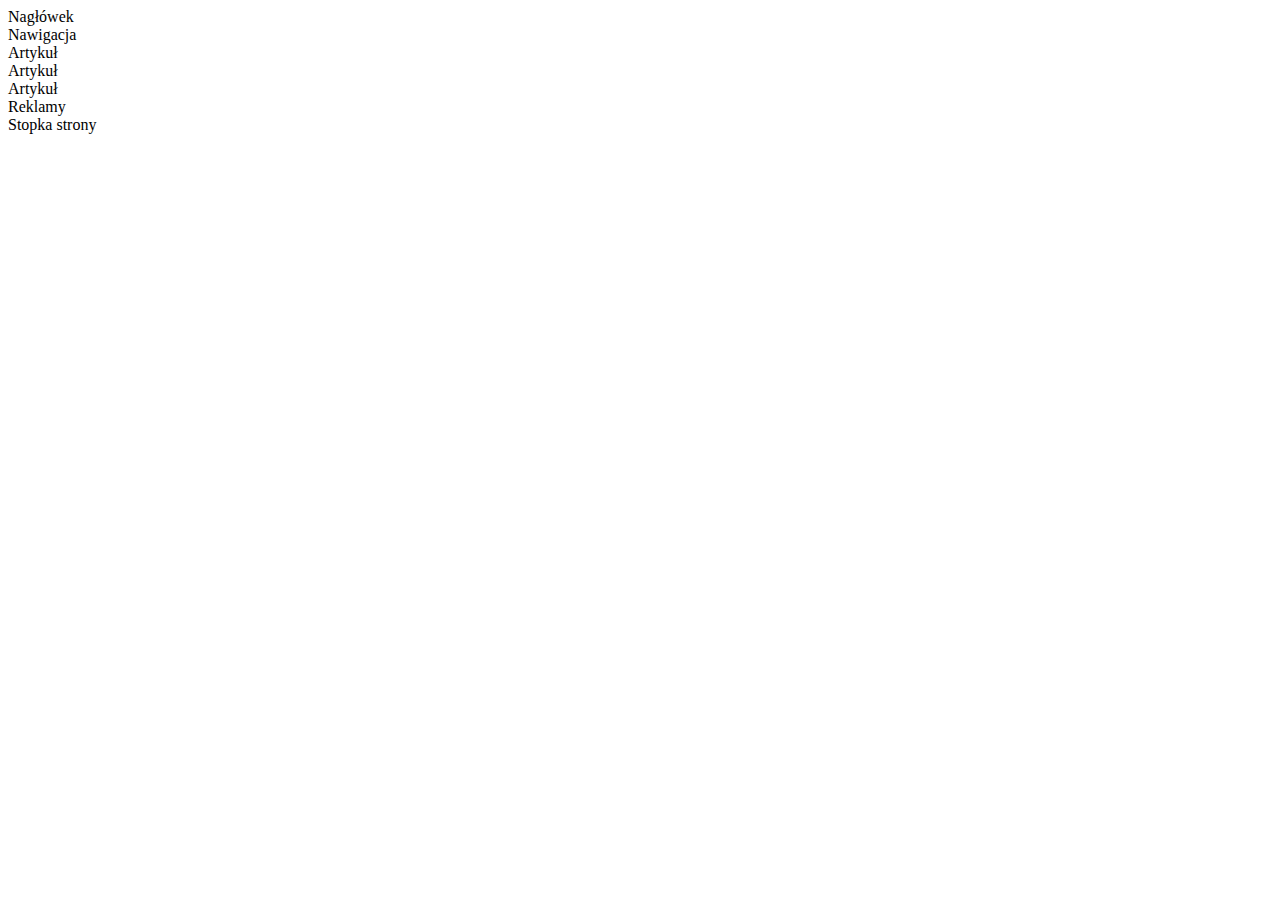
<file: HTML5/HTML5/01 Tags/html5.html>
<!DOCTYPE html>
<html lang="en">
<head>
    <meta charset="UTF-8">
    <meta name="viewport" content="width=device-width, initial-scale=1.0">
    <meta http-equiv="X-UA-Compatible" content="ie=edge">
    <title>HTML5</title>
</head>
<body>
    <header>Nagłówek
        <nav>Nawigacja</nav>
    </header>
    <section>
        <article>Artykuł</article>
        <article>Artykuł</article>
        <article>Artykuł</article>
        <aside>Reklamy</aside>
    </section>
    <footer>Stopka strony</footer>
</body>
</html>
</file>
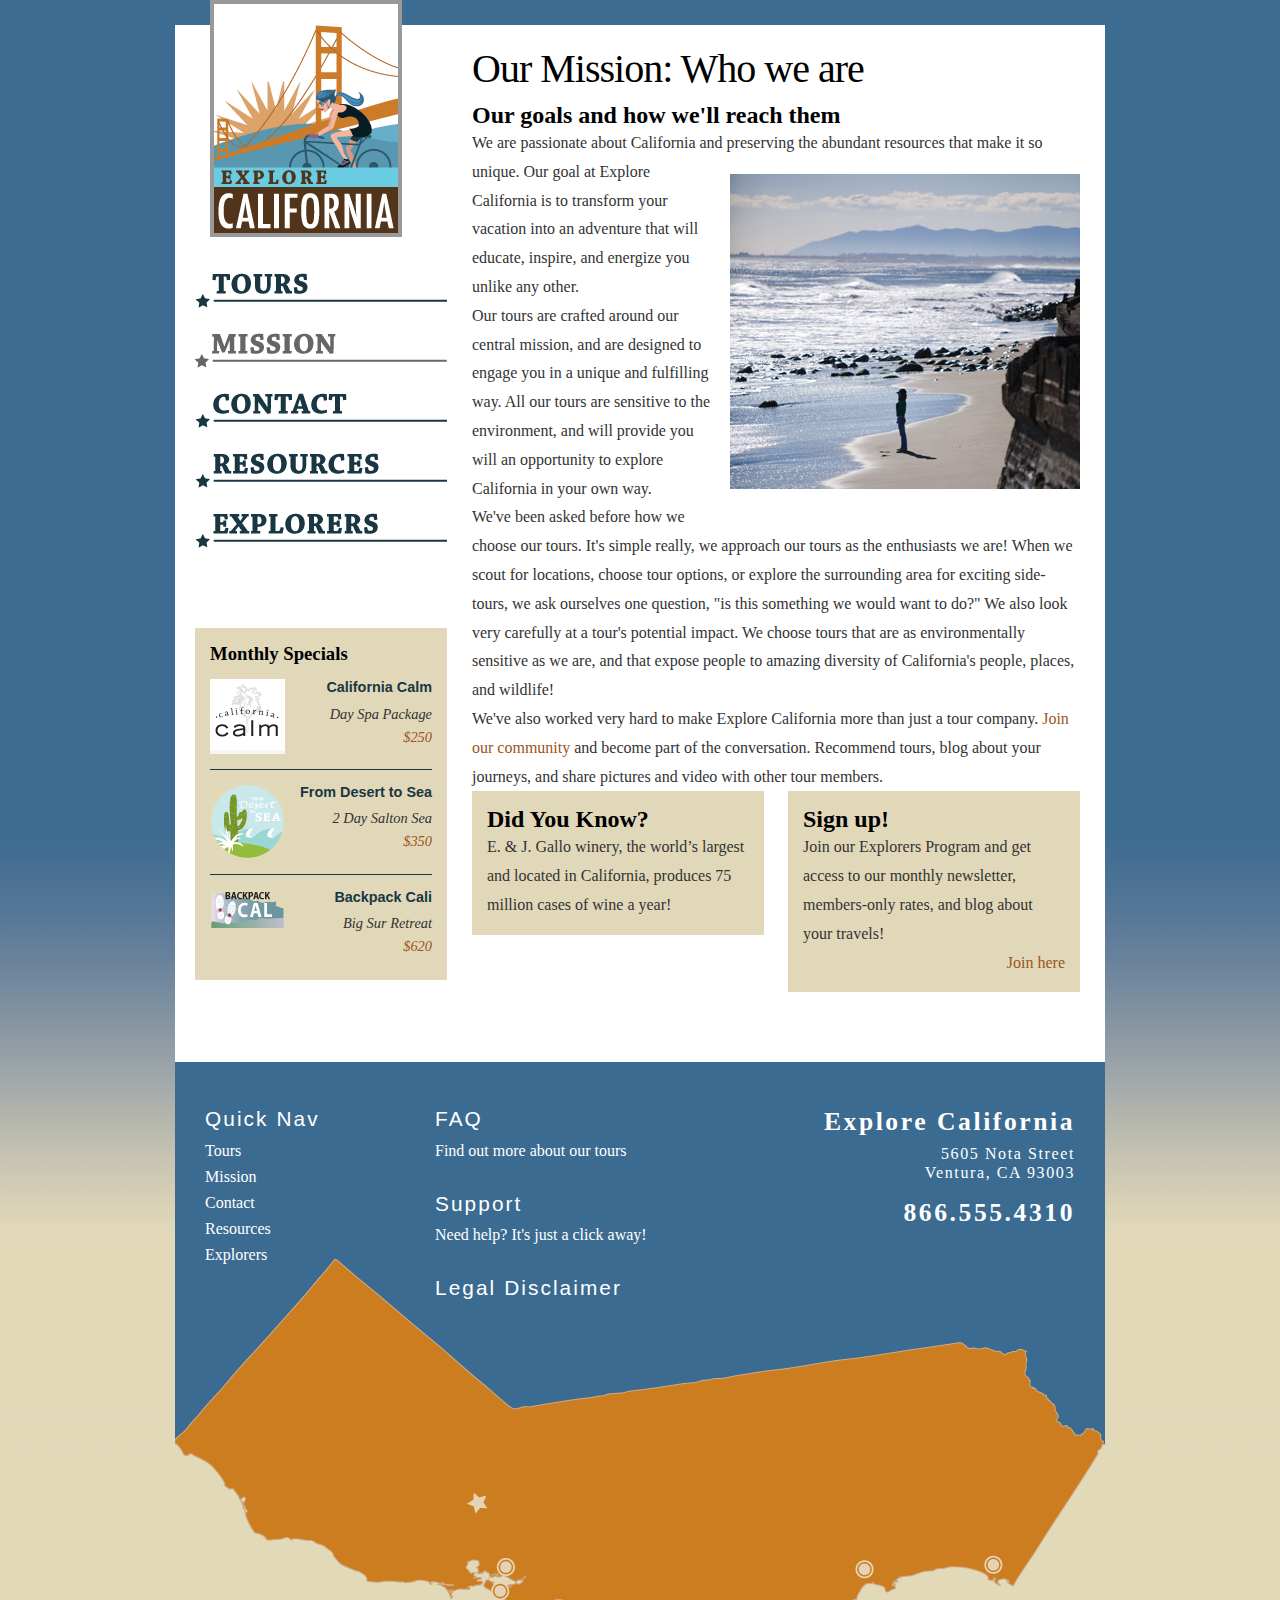
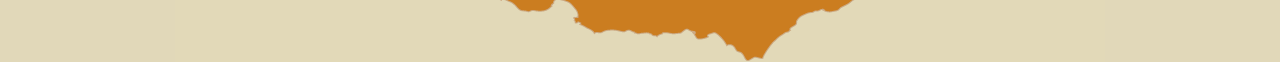
<file: HTML5/HTML5/01 Tags/sections.htm>
<!DOCTYPE HTML>
<html>
<head>
<meta charset="utf-8">
<title>A little about us...</title>
<link href="_css/main.css" rel="stylesheet"/>
</head>
<body>
<div id="wrapper">
  <div id="logo">
    <p><a href="index.htm" title="Return to the home page">Welcome to Explore California!</a></p>
  </div>
  <nav id="mainNav">
    <ul id="baseNav">
      <li><a href="tours.htm" title="Explore our tours" class="tours">Tours</a></li>
      <li><a href="mission.htm" title="What we think" class="mission current">Mission</a></li>
      <li><a href="contact.htm" title="Contact and support" class="contact">Contact</a></li>
      <li><a href="resources.htm" title="Guidance and planning" class="resources">Resources</a></li>
      <li><a href="explorers.htm" title="Join our community" class="explorers">Explorers</a></li>
    </ul>
  </nav>
  <section id="mainContent">
    <header id="mainHeader">
      <hgroup>
      <h1>Our Mission: Who we are</h1>
      <h2>Our goals and how we'll reach them</h2>
    </hgroup>
    </header>
    <article>
      <p>We are passionate about California and preserving the abundant resources that make it so unique. <img src="_images/mission_look.jpg" alt="Looking out at the Pacific" width="350" height="315" class="articleImage" />Our goal at Explore California is to transform your vacation into an adventure that will educate, inspire, and energize you unlike any other.</p>
      <p>Our tours are crafted around our central mission, and are designed to engage you in a unique and fulfilling way. All our tours are sensitive to the environment, and will provide you will an opportunity to explore California in your own way.</p>
      <p>We've been asked before how we choose our tours. It's simple really, we approach our tours as the enthusiasts we are! When we scout for locations, choose tour options, or explore the surrounding area for exciting side-tours, we ask ourselves one question, &quot;is this something we would want to do?&quot; We also look very carefully at a tour's potential impact. We choose tours that are as environmentally sensitive as we are, and that expose people to amazing diversity of California's people, places, and wildlife!</p>
      <p>We've also worked very hard to make Explore California more than just a tour company. <a href="explorers/join.htm">Join our community</a> and become part of the conversation. Recommend tours, blog about your journeys, and share pictures and video with other tour members.</p>
    </article>
    <aside id="trivia" class="callOut">
      <h2>Did You Know?</h2>
      <p>E. &amp; J. Gallo winery, the world’s largest and located in California, produces 75 million cases of wine a year!</p>
    </aside>
    <aside id="join" class="callOut callOutRight">
      <h2>Sign up!</h2>
      <p>Join our Explorers Program and get access to our monthly newsletter, members-only rates, and blog about your travels! <a href="explorers.htm" title="Join our community" class="accent">Join here</a></p>
    </aside>
  </section>
  <aside id="sidebar">
    <div id="specials" class="callOut">
      <h3>Monthly Specials</h3>
      <h2 class="top"><img src="_images/calm_bug.gif" width="75" height="75" alt="California Calm" />California Calm</h2>
      <p>Day Spa Package <br />
        <a href="tours/tour_detail_cycle.htm">$250</a> </p>
      <h2><img src="_images/desert_bug.gif" width="75" height="75" alt="From desert to sea" />From Desert to Sea</h2>
      <p>2 Day Salton Sea <br />
        <a href="tours/tour_detail_cycle.htm">$350</a></p>
      <h2><img src="_images/backpack_bug.gif" width="75" height="41" alt="Backpack Cali" />Backpack Cali</h2>
      <p>Big Sur Retreat <br />
        <a href="tours/tour_detail_cycle.htm">$620</a></p>
    </div>
  </aside>
  <footer>
    <div id="footerMenu">
      <h3>Quick Nav</h3>
      <ul id="quickNav">
        <li><a href="tours.htm" title="Explore our tours">Tours</a></li>
        <li><a href="mission.htm" title="What we think">Mission</a></li>
        <li><a href="contact.htm" title="Contact and support">Contact</a></li>
        <li><a href="resources.htm" title="Guidance and planning">Resources</a></li>
        <li><a href="explorers.htm" title="Join our community">Explorers</a></li>
      </ul>
    </div>
    <div id="footerBody">
      <div id="footerMidCol">
        <h3><a href="resources/faq.htm">FAQ</a></h3>
        <p>Find out more about our tours</p>
        <h3><a href="contact.htm">Support</a></h3>
        <p>Need help? It's just a click away!</p>
        <h3><a href="explorers/join.htm">Legal Disclaimer</a></h3>
      </div>
      <div id="footerRightCol">
        <h1>Explore California</h1>
        <p>5605 Nota Street<br />
          Ventura, CA 93003</p>
        <p class="phone">866.555.4310</p>
      </div>
    </div>
  </footer>
</div>
</body>
</html>
</file>
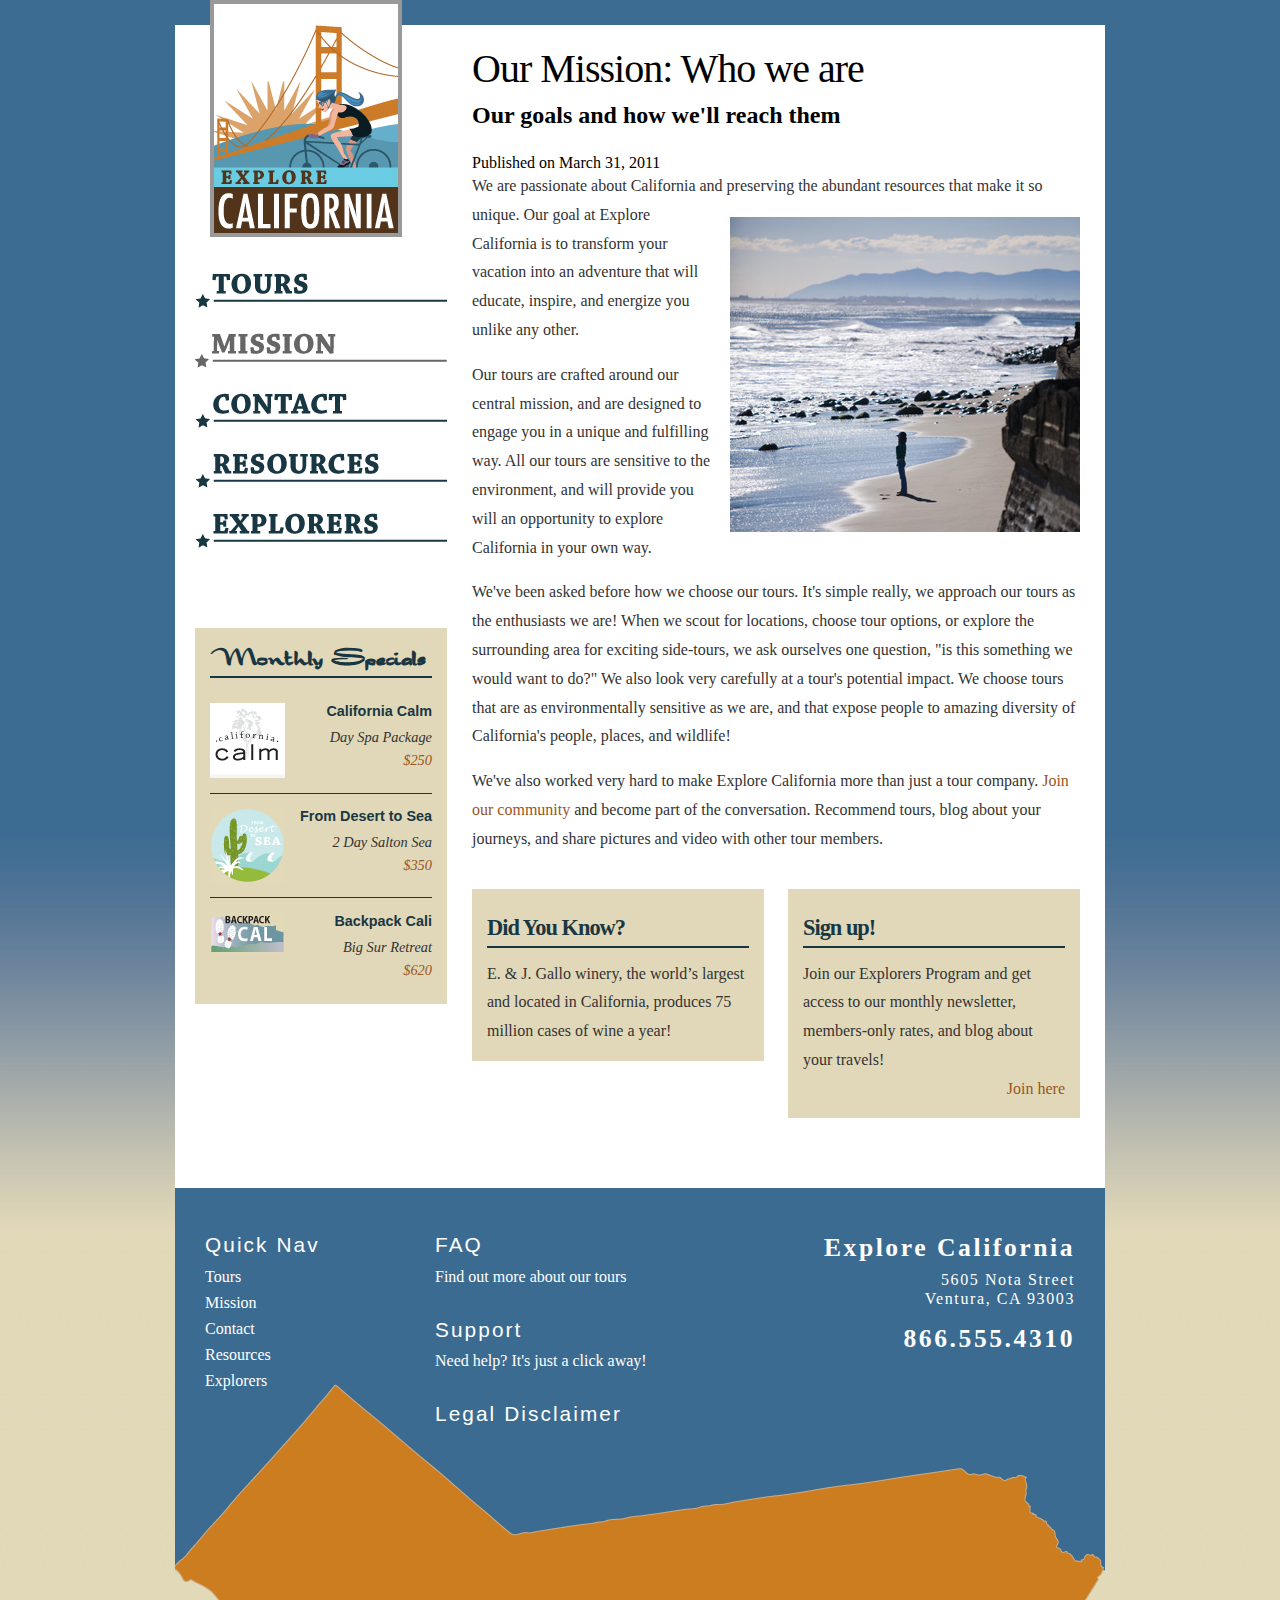
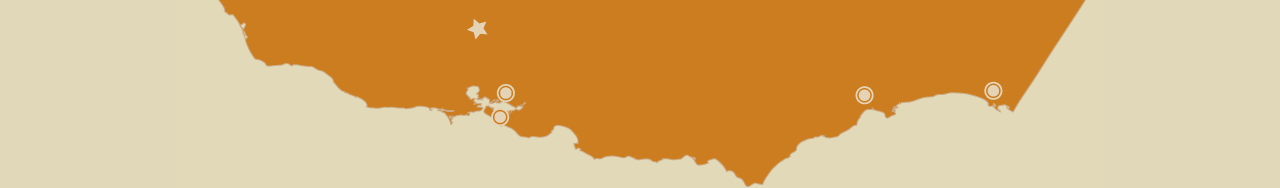
<file: HTML5/HTML5/05 Typography/fonts.htm>
<!DOCTYPE HTML>
<html>
<head>
<meta http-equiv="Content-Type" content="text/html; charset=UTF-8" />
<title>A little about us...</title>
<link href="_css/main.css" rel="stylesheet" type="text/css" />
</head>
<body>
<div id="wrapper">
  <div id="logo">
    <p><a href="index.htm" title="Return to the home page">Welcome to Explore California!</a></p>
  </div>
  <nav id="mainNav">
    <ul id="baseNav">
      <li><a href="tours.htm" title="Explore our tours" class="tours">Tours</a></li>
      <li><a href="mission.htm" title="What we think" class="mission current">Mission</a></li>
      <li><a href="contact.htm" title="Contact and support" class="contact">Contact</a></li>
      <li><a href="resources.htm" title="Guidance and planning" class="resources">Resources</a></li>
      <li><a href="explorers.htm" title="Join our community" class="explorers">Explorers</a></li>
    </ul>
  </nav>
  <section id="mainContent">
    <header id="mainHeader">
      <hgroup><h1>Our Mission: Who we are</h1>
      <h2>Our goals and how we'll reach them</h2></hgroup>
    </header>
    <article id="mainArticle">
      <time pubdate="pubdate" datetime="2011-03-31">Published on March 31, 2011</time>
      <p>We are passionate about California and preserving the abundant resources that make it so unique. <img src="_images/mission_look.jpg" alt="Looking out at the Pacific" width="350" height="315" class="articleImage" />Our goal at Explore California is to transform your vacation into an adventure that will educate, inspire, and energize you unlike any other.</p>
      <p>Our tours are crafted around our central mission, and are designed to engage you in a unique and fulfilling way. All our tours are sensitive to the environment, and will provide you will an opportunity to explore California in your own way.</p>
      <p>We've been asked before how we choose our tours. It's simple really, we approach our tours as the enthusiasts we are! When we scout for locations, choose tour options, or explore the surrounding area for exciting side-tours, we ask ourselves one question, &quot;is this something we would want to do?&quot; We also look very carefully at a tour's potential impact. We choose tours that are as environmentally sensitive as we are, and that expose people to amazing diversity of California's people, places, and wildlife!</p>
      <p>We've also worked very hard to make Explore California more than just a tour company. <a href="explorers/join.htm">Join our community</a> and become part of the conversation. Recommend tours, blog about your journeys, and share pictures and video with other tour members.</p>
    </article>
    <aside id="trivia" class="callOut">
      <h1>Did You Know?</h1>
      <p>E. &amp; J. Gallo winery, the world’s largest and located in California, produces 75 million cases of wine a year!</p>
    </aside>
    <aside id="join" class="callOut callOutRight">
      <h1>Sign up!</h1>
      <p>Join our Explorers Program and get access to our monthly newsletter, members-only rates, and blog about your travels! <a href="explorers.htm" title="Join our community" class="accent">Join here</a></p>
    </aside>
  </section>
  <aside id="sidebar">
    <div id="specials" class="callOut">
      <h1>Monthly Specials</h1>
      <h2 class="top"><img src="_images/calm_bug.gif" width="75" height="75" alt="California Calm" />California Calm</h2>
      <p>Day Spa Package <br />
        <a href="tours/tour_detail_cycle.htm">$250</a> </p>
      <h2><img src="_images/desert_bug.gif" width="75" height="75" alt="From desert to sea" />From Desert to Sea</h2>
      <p>2 Day Salton Sea <br />
        <a href="tours/tour_detail_cycle.htm">$350</a></p>
      <h2><img src="_images/backpack_bug.gif" width="75" height="41" alt="Backpack Cali" />Backpack Cali</h2>
      <p>Big Sur Retreat <br />
        <a href="tours/tour_detail_cycle.htm">$620</a></p>
    </div>
  </aside>
  <footer>
    <div id="footerMenu">
      <h3>Quick Nav</h3>
      <ul id="quickNav">
        <li><a href="tours.htm" title="Explore our tours">Tours</a></li>
        <li><a href="mission.htm" title="What we think">Mission</a></li>
        <li><a href="contact.htm" title="Contact and support">Contact</a></li>
        <li><a href="resources.htm" title="Guidance and planning">Resources</a></li>
        <li><a href="explorers.htm" title="Join our community">Explorers</a></li>
      </ul>
    </div>
    <div id="footerBody">
      <div id="footerMidCol">
        <h3><a href="resources/faq.htm">FAQ</a></h3>
        <p>Find out more about our tours</p>
        <h3><a href="contact.htm">Support</a></h3>
        <p>Need help? It's just a click away!</p>
        <h3><a href="explorers/join.htm">Legal Disclaimer</a></h3>
      </div>
      <div id="footerRightCol">
        <h1>Explore California</h1>
        <p>5605 Nota Street<br />
          Ventura, CA 93003</p>
        <p class="phone">866.555.4310</p>
      </div>
    </div>
  </footer>
</div>
</body>
</html>
</file>
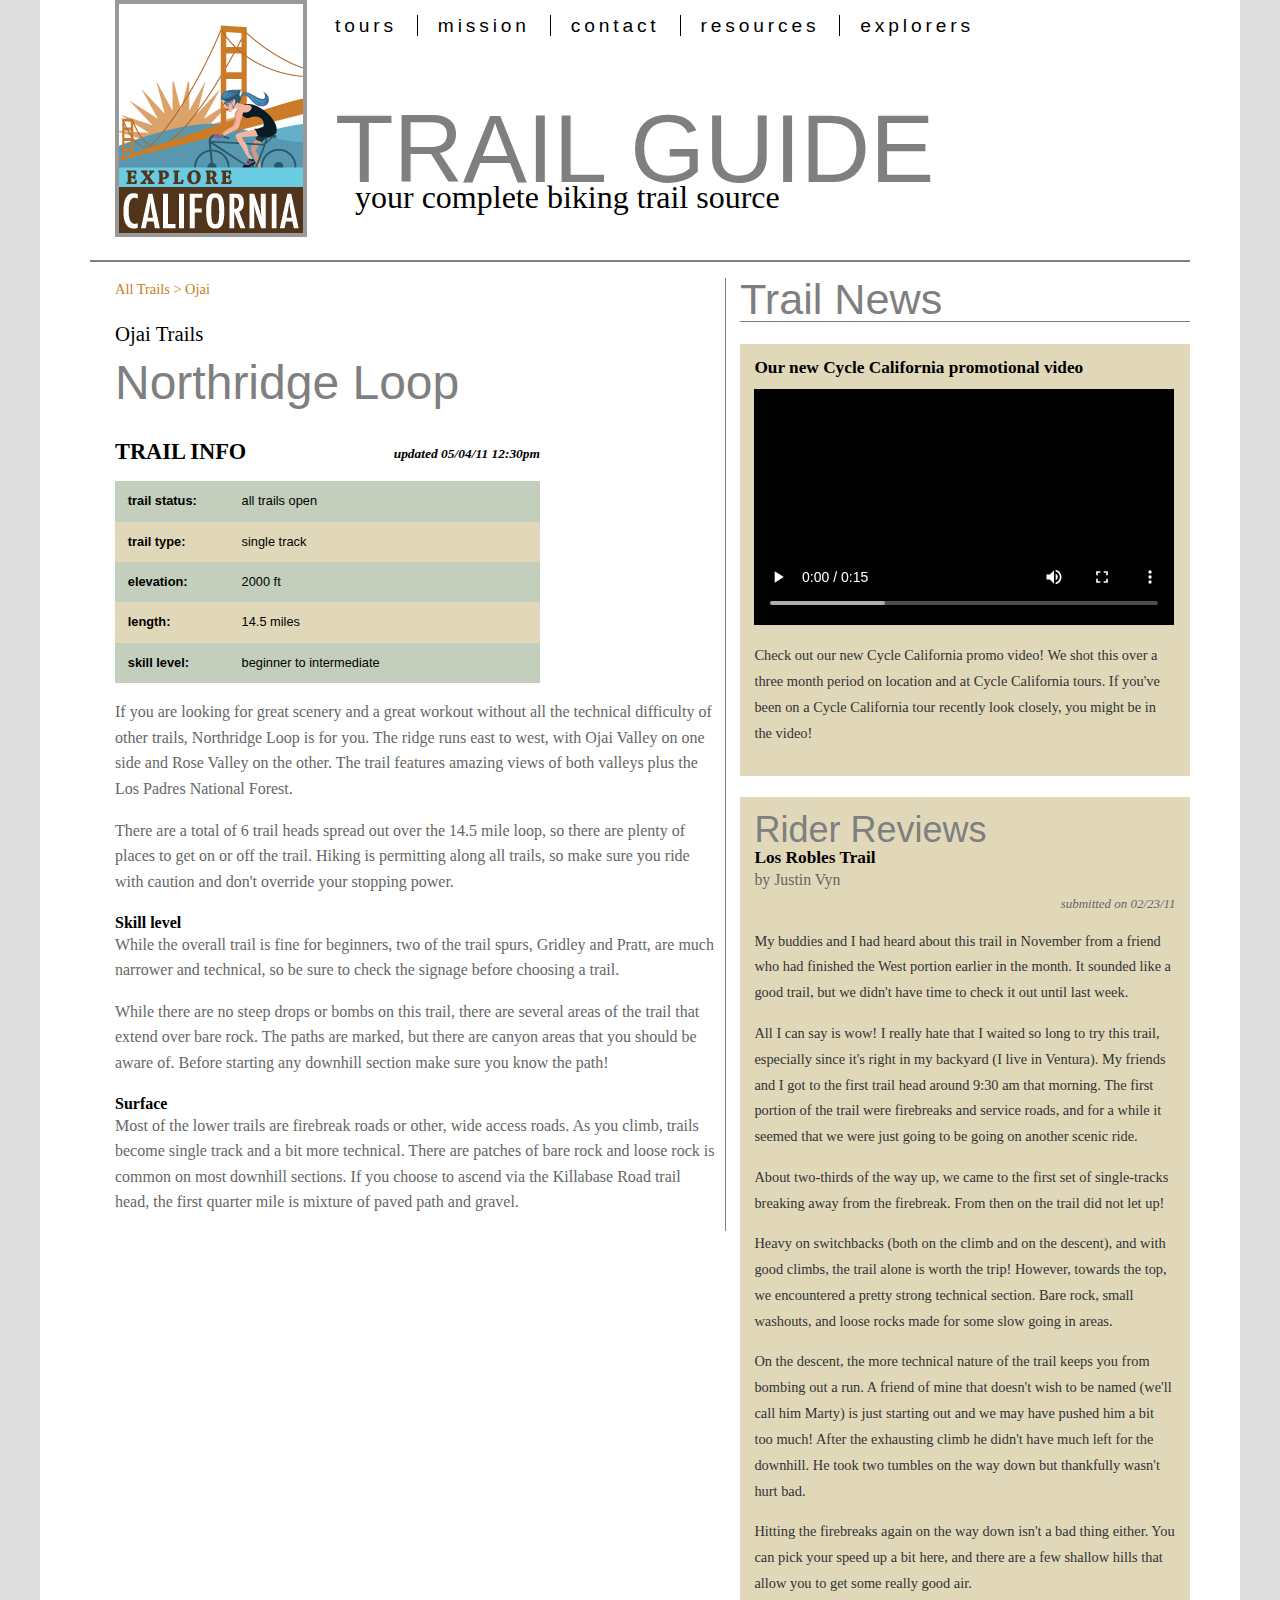
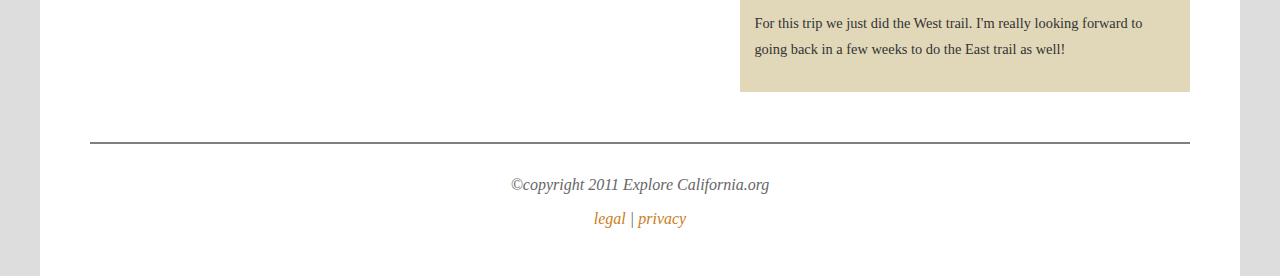
<file: HTML5/HTML5/02 Media/02_01 Video/trails.htm>
<!DOCTYPE HTML>
<html lang="en">
<head>
<meta charset="UTF-8">
<title>Explore California Trail Guide</title>
<!--update based on html5-->
<link href="_css/main.css" rel="stylesheet" type="text/css">
<!--[if lt IE 9]>
<script src="http://html5shiv.googlecode.com/svn/trunk/html5.js"></script>
<![endif]-->
</head>
<body>
<div id="wrapper">
<header id="mainHeader">
<hgroup>
  <h1><span>Explore California</span> Trail Guide</h1>
    <h2>your complete biking trail source</h2>
  </hgroup>
    <nav id="mainNav">
    <h1>Main page navigation</h1>
    <ul id="siteNav">
      <li><a href="#">tours</a></li>
      <li><a href="#">mission</a></li>
      <li><a href="#">contact</a></li>
      <li><a href="#">resources</a></li>
      <li><a href="#" class="last">explorers</a></li>
    </ul>
  </nav>
</header>
  <section id="trailInfo">
 <header>
  	<p><a href="#">All Trails</a> > <a href="#">Ojai</a></p>
      <h1>Ojai Trails</h1>
      </header>
      <article>
      <h1>Northridge Loop</h1>
    <table id="quickFacts" cellspacing="0">
    <caption>
    TRAIL INFO <span>updated 05/04/11 12:30pm</span>
    </caption>
      <tr>
        <th>trail status:</th>
        <td><span class="open">all trails open</span></td>
      </tr>
      <tr class="alt">
        <th>trail type:</th>
        <td>single track</td>
      </tr>
      <tr>
        <th>elevation:</th>
        <td>2000 ft</td>
      </tr>
      <tr class="alt">
        <th>length:</th>
        <td>14.5 miles</td>
      </tr>
      <tr>
        <th>skill level:</th>
        <td>beginner to intermediate</td>
      </tr>
    </table>
    <div class="text2Col">
<p>If you are looking for great scenery and a great workout without all the technical difficulty of other trails, Northridge Loop is for you. The ridge runs east to west, with Ojai Valley on one side and Rose Valley on the other. The trail features amazing views of both valleys plus the Los Padres National Forest. </p>
    <p>There are a total of 6 trail heads spread out over the 14.5 mile loop, so there are plenty of places to get on or off the trail. Hiking is permitting along all trails, so make sure you ride with caution and don't override your stopping power.</p>
    <h2>Skill level</h2>
    <p>While the overall trail is fine for beginners, two of the trail spurs, Gridley and Pratt, are much narrower and technical, so be sure to check the signage before choosing a trail. </p>
    <p>While there are no steep drops or bombs on this trail, there are several areas of the trail that extend over bare rock. The paths are marked, but there are canyon areas that you should be aware of. Before starting any downhill section make sure you know the path!</p>
    <h2>Surface</h2>
    <p>Most of the lower trails are firebreak roads or other, wide access roads. As you climb, trails become single track and a bit more technical. There are patches of bare rock and loose rock is common on most downhill sections. If you choose to ascend via the Killabase Road trail head, the first quarter mile is mixture of paved path and gravel.</p>
</div>
    </article>
  </section>
  <aside id="trailNews">
    <h1>Trail News</h1>
    <section class="news">
      <h2>Our new Cycle California promotional video</h2>
      
     <video width="420" height="236" autoplay controls>
        <source src="_video/explore_promo.mp4" type="video/mp4">
        <source src="_video/explore_promo.webm" type="video/webm">
        <source src="_video/explore_promo.ogv" type="video/ogg">
     </video>
      
      <p>Check out our new Cycle California promo video! We shot this over a three month period on location and at Cycle California tours. If you've been on a Cycle California tour recently look closely, you might be in the video!</p>
    </section>
    <article class="news">
      <header>
      <hgroup>
        <h1>Rider Reviews</h1>
        <h2>Los Robles Trail</h2>
         <h3>by Justin Vyn</h3>
         </hgroup>
          <p class="pubdate">submitted on
            <time datetime="2010-02-10" pubdate>02/23/11</time>
          </p>     
      </header>
     <p>My buddies and I had heard about this trail in November from a friend who had finished the West portion earlier in the month. It sounded like a good trail, but we didn't have time to check it out until last week.</p>
     <p>All I can say is wow! I really hate that I waited so long to try this trail, especially since it's right in my backyard (I live in Ventura).
       My friends and I got to the first trail head around 9:30 am that morning. The first portion of the trail were firebreaks and service roads, and for a while it seemed that we were just going to be going on another scenic ride.</p>
     <p>About two-thirds of the way up, we came to the first set of single-tracks breaking away from the firebreak. From then on the trail did not let up!</p>
     <p>Heavy on switchbacks (both on the climb and on the descent), and with good climbs, the trail alone is worth the trip! However, towards the top, we encountered a pretty strong technical section. Bare rock, small washouts, and loose rocks made for some slow going in areas. </p>
     <p>On the descent, the more technical nature of the trail keeps you from bombing out a run. A friend of mine that doesn't wish to be named (we'll call him Marty) is just starting out and we may have pushed him a bit too much! After the exhausting climb he didn't have much left for the downhill. He took two tumbles on the way down but thankfully wasn't hurt bad.</p>
     <p>Hitting the firebreaks again on the way down isn't a bad thing either. You can pick your speed up a bit here, and there are a few shallow hills that allow you to get some really good air.</p>
     <p>For this trip we just did the West trail. I'm really looking forward to going back in a few weeks to do the East trail as well!</p>
     <div id="formPanel">
    <p class="review">Write your own review!</p>
      <form id="riderReview" method="post" action="#">
      <label for="trailName">Trail name:</label>
          <input type="text" name="name" id="name" tabindex="10"  placeholder="trail name" required>
          <label for="name">Name:</label>
          <input type="text" name="name" id="name" tabindex="20"  placeholder="first and last name" required>
          <label for="email">Email:</label>
          <input type="email" name="email" id="email" tabindex="30" placeholder="valid email address"  required>
          <label for="url">Website:</label>
          <input type="url" name="url" id="url" tabindex="40">
          <label for="tripDate">Date of trip:</label>
          <input type="date" name="tripDate" id="tripDate" tabindex="50">
          <label for="riders">Number of riders:</label>
          <input type="number" name="riders" id="riders" tabindex="60" min="1" value="1" >
          <label for="review">Review:<br>
          </label>
          <textarea name="review" id="review" tabindex="70" cols="45" rows="10"></textarea>
          <input type="submit" name="submit" id="submit" tabindex="80" value="Submit your review">
      </form>
    </div>
    </article>
  </aside>
  <footer id="pageFooter">
  <p>&copy;copyright 2011 Explore California.org</p>
  <p><a href="#">legal</a> | <a href="#">privacy</a> </p>
  </footer>
</div>
</body>
</html
</file>
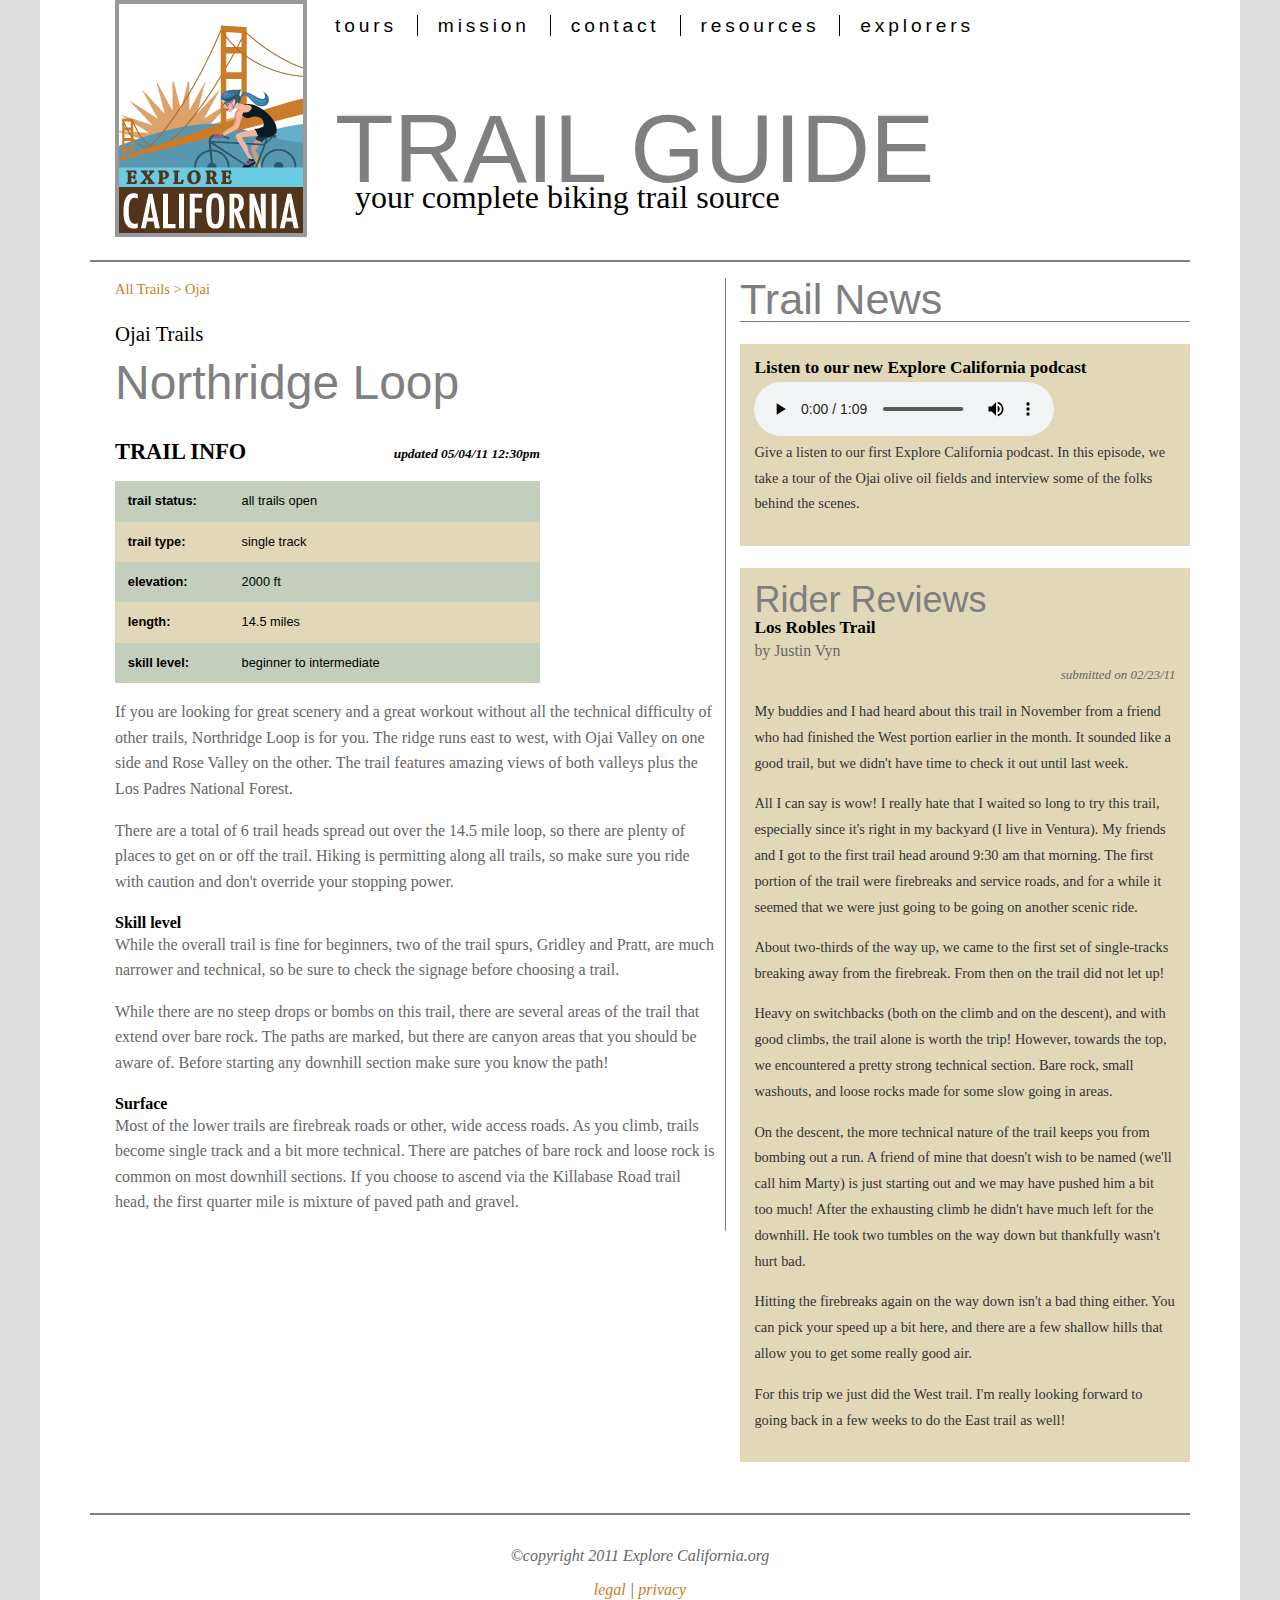
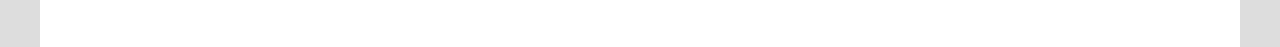
<file: HTML5/HTML5/02 Media/02_02 Audio/trails.htm>
<!DOCTYPE HTML>
<html lang="en">
<head>
<meta charset="UTF-8">
<title>Explore California Trail Guide</title>
<!--update based on html5-->
<link href="_css/main.css" rel="stylesheet" type="text/css">
<!--[if lt IE 9]>
<script src="http://html5shiv.googlecode.com/svn/trunk/html5.js"></script>
<![endif]-->
</head>
<body>
<div id="wrapper">
  <header id="mainHeader">
    <hgroup>
      <h1><span>Explore California</span> Trail Guide</h1>
      <h2>your complete biking trail source</h2>
    </hgroup>
    <nav id="mainNav">
      <h1>Main page navigation</h1>
      <ul id="siteNav">
        <li><a href="#">tours</a></li>
        <li><a href="#">mission</a></li>
        <li><a href="#">contact</a></li>
        <li><a href="#">resources</a></li>
        <li><a href="#" class="last">explorers</a></li>
      </ul>
    </nav>
  </header>
  <section id="trailInfo">
    <header>
      <p><a href="#">All Trails</a> > <a href="#">Ojai</a></p>
      <h1>Ojai Trails</h1>
    </header>
    <article>
      <h1>Northridge Loop</h1>
      <table id="quickFacts" cellspacing="0">
        <caption>
        TRAIL INFO <span>updated 05/04/11 12:30pm</span>
        </caption>
        <tr>
          <th>trail status:</th>
          <td><span class="open">all trails open</span></td>
        </tr>
        <tr class="alt">
          <th>trail type:</th>
          <td>single track</td>
        </tr>
        <tr>
          <th>elevation:</th>
          <td>2000 ft</td>
        </tr>
        <tr class="alt">
          <th>length:</th>
          <td>14.5 miles</td>
        </tr>
        <tr>
          <th>skill level:</th>
          <td>beginner to intermediate</td>
        </tr>
      </table>
      <div class="text2Col">
        <p>If you are looking for great scenery and a great workout without all the technical difficulty of other trails, Northridge Loop is for you. The ridge runs east to west, with Ojai Valley on one side and Rose Valley on the other. The trail features amazing views of both valleys plus the Los Padres National Forest. </p>
        <p>There are a total of 6 trail heads spread out over the 14.5 mile loop, so there are plenty of places to get on or off the trail. Hiking is permitting along all trails, so make sure you ride with caution and don't override your stopping power.</p>
        <h2>Skill level</h2>
        <p>While the overall trail is fine for beginners, two of the trail spurs, Gridley and Pratt, are much narrower and technical, so be sure to check the signage before choosing a trail. </p>
        <p>While there are no steep drops or bombs on this trail, there are several areas of the trail that extend over bare rock. The paths are marked, but there are canyon areas that you should be aware of. Before starting any downhill section make sure you know the path!</p>
        <h2>Surface</h2>
        <p>Most of the lower trails are firebreak roads or other, wide access roads. As you climb, trails become single track and a bit more technical. There are patches of bare rock and loose rock is common on most downhill sections. If you choose to ascend via the Killabase Road trail head, the first quarter mile is mixture of paved path and gravel.</p>
      </div>
    </article>
  </section>
  <aside id="trailNews">
    <h1>Trail News</h1>
    <section class="news">
            <h2>Listen to our new Explore California podcast</h2>
      
	  <audio controls>
      <source src="_assets/ex_ca_podcast.mp3" type="audio/mpeg">
      <source src="_assets/ex_ca_podcast.ogg" type="audio/ogg">
    </audio>
      
<p>Give a listen to our first Explore California podcast. In this episode, we take a tour of the Ojai olive oil fields and interview some of the folks behind the scenes.</p>
    </section>
    <article class="news">
      <header>
        <hgroup>
          <h1>Rider Reviews</h1>
          <h2>Los Robles Trail</h2>
          <h3>by Justin Vyn</h3>
        </hgroup>
        <p class="pubdate">submitted on
          <time datetime="2010-02-10" pubdate>02/23/11</time>
        </p>
      </header>
      <p>My buddies and I had heard about this trail in November from a friend who had finished the West portion earlier in the month. It sounded like a good trail, but we didn't have time to check it out until last week.</p>
      <p>All I can say is wow! I really hate that I waited so long to try this trail, especially since it's right in my backyard (I live in Ventura).
        My friends and I got to the first trail head around 9:30 am that morning. The first portion of the trail were firebreaks and service roads, and for a while it seemed that we were just going to be going on another scenic ride.</p>
      <p>About two-thirds of the way up, we came to the first set of single-tracks breaking away from the firebreak. From then on the trail did not let up!</p>
      <p>Heavy on switchbacks (both on the climb and on the descent), and with good climbs, the trail alone is worth the trip! However, towards the top, we encountered a pretty strong technical section. Bare rock, small washouts, and loose rocks made for some slow going in areas. </p>
      <p>On the descent, the more technical nature of the trail keeps you from bombing out a run. A friend of mine that doesn't wish to be named (we'll call him Marty) is just starting out and we may have pushed him a bit too much! After the exhausting climb he didn't have much left for the downhill. He took two tumbles on the way down but thankfully wasn't hurt bad.</p>
      <p>Hitting the firebreaks again on the way down isn't a bad thing either. You can pick your speed up a bit here, and there are a few shallow hills that allow you to get some really good air.</p>
      <p>For this trip we just did the West trail. I'm really looking forward to going back in a few weeks to do the East trail as well!</p>
      <div id="formPanel">
        <p class="review">Write your own review!</p>
        <form id="riderReview" method="post" action="#">
          <label for="trailName">Trail name:</label>
          <input type="text" name="name" id="name" tabindex="10"  placeholder="trail name" required>
          <label for="name">Name:</label>
          <input type="text" name="name" id="name" tabindex="20"  placeholder="first and last name" required>
          <label for="email">Email:</label>
          <input type="email" name="email" id="email" tabindex="30" placeholder="valid email address"  required>
          <label for="url">Website:</label>
          <input type="url" name="url" id="url" tabindex="40">
          <label for="tripDate">Date of trip:</label>
          <input type="date" name="tripDate" id="tripDate" tabindex="50">
          <label for="riders">Number of riders:</label>
          <input type="number" name="riders" id="riders" tabindex="60" min="1" value="1" >
          <label for="review">Review:<br>
          </label>
          <textarea name="review" id="review" tabindex="70" cols="45" rows="10"></textarea>
          <input type="submit" name="submit" id="submit" tabindex="80" value="Submit your review">
        </form>
      </div>
    </article>
  </aside>
  <footer id="pageFooter">
    <p>&copy;copyright 2011 Explore California.org</p>
    <p><a href="#">legal</a> | <a href="#">privacy</a> </p>
  </footer>
</div>
</body>
</html
</file>
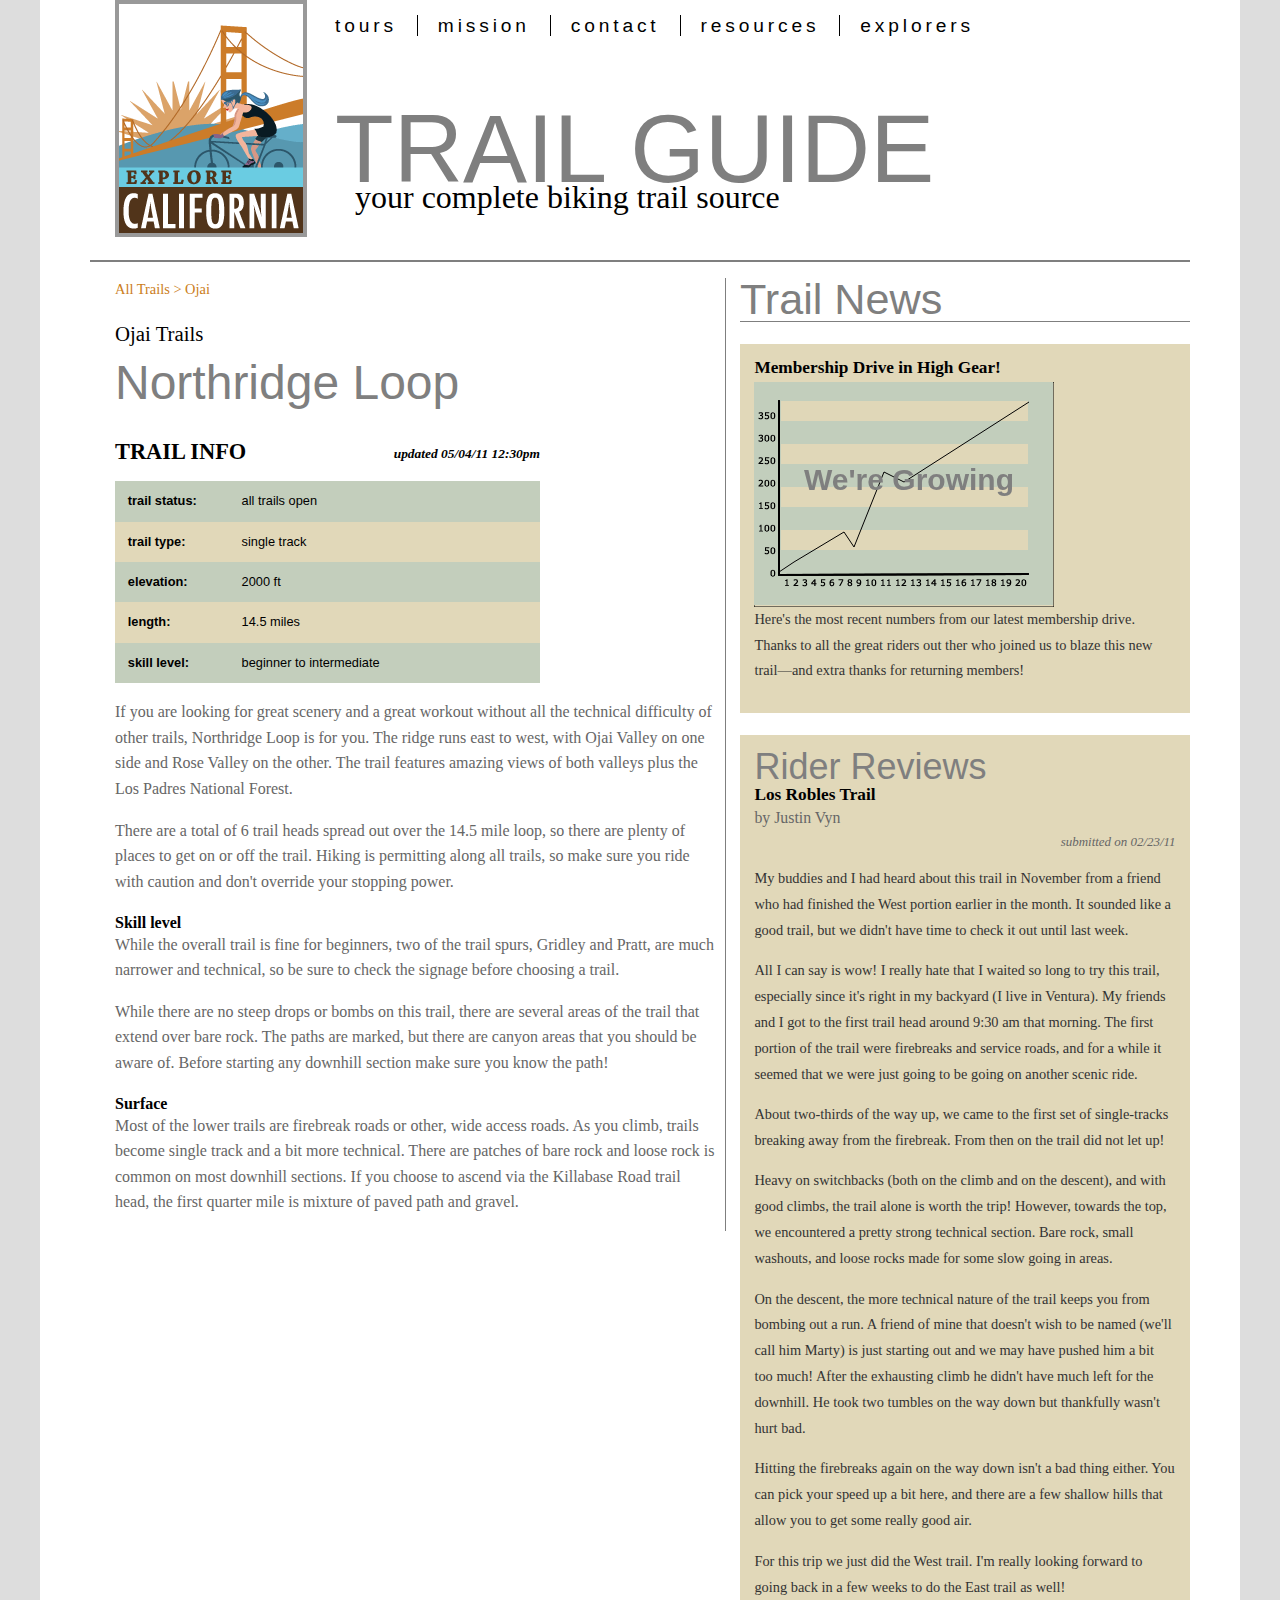
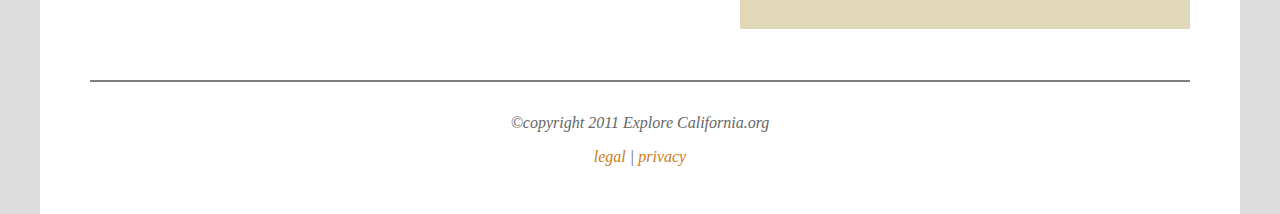
<file: HTML5/HTML5/02 Media/02_03 Canvas/canvas.htm>
<!DOCTYPE HTML>
<html lang="en">
<head>
<meta charset="UTF-8">
<title>Explore California Trail Guide</title>
<!--update based on html5-->
<link href="_css/main.css" rel="stylesheet" type="text/css">
<!--[if lt IE 9]>
<script src="http://html5shiv.googlecode.com/svn/trunk/html5.js"></script>
<![endif]-->
</head>
<script>
function doCanvas(){
  var my_canvas = document.getElementById("theCanvas");
  var myCanvas_context = my_canvas.getContext("2d");
  myCanvas_context.strokeRect(0,0,300,225);
  var chart_bg = new Image();
	chart_bg.src = "_images/chart_bg.gif";
	chart_bg.onload = function() {
  myCanvas_context.drawImage(chart_bg,0,0);
  myCanvas_context.moveTo(25,190);
	myCanvas_context.lineTo(40,180);
	myCanvas_context.lineTo(90,150);
	myCanvas_context.lineTo(100,165);
	myCanvas_context.lineTo(130,90);
	myCanvas_context.lineTo(150,100);
	myCanvas_context.lineTo(275,20);
    myCanvas_context.strokeStyle = "#000";
  myCanvas_context.stroke();
  myCanvas_context.textAlign = "center";
  myCanvas_context.textBaseline = "middle";
  myCanvas_context.fillStyle = "#7F7F7F";
  myCanvas_context.font = "bold 30px sans-serif";
  myCanvas_context.fillText("We're Growing", 155, 100);
	};
}
</script>
<body onLoad="doCanvas();">
<div id="wrapper">
  <header id="mainHeader">
    <hgroup>
      <h1><span>Explore California</span> Trail Guide</h1>
      <h2>your complete biking trail source</h2>
    </hgroup>
    <nav id="mainNav">
      <h1>Main page navigation</h1>
      <ul id="siteNav">
        <li><a href="#">tours</a></li>
        <li><a href="#">mission</a></li>
        <li><a href="#">contact</a></li>
        <li><a href="#">resources</a></li>
        <li><a href="#" class="last">explorers</a></li>
      </ul>
    </nav>
  </header>
  <section id="trailInfo">
    <header>
      <p><a href="#">All Trails</a> > <a href="#">Ojai</a></p>
      <h1>Ojai Trails</h1>
    </header>
    <article>
      <h1>Northridge Loop</h1>
      <table id="quickFacts" cellspacing="0">
        <caption>
        TRAIL INFO <span>updated 05/04/11 12:30pm</span>
        </caption>
        <tr>
          <th>trail status:</th>
          <td><span class="open">all trails open</span></td>
        </tr>
        <tr class="alt">
          <th>trail type:</th>
          <td>single track</td>
        </tr>
        <tr>
          <th>elevation:</th>
          <td>2000 ft</td>
        </tr>
        <tr class="alt">
          <th>length:</th>
          <td>14.5 miles</td>
        </tr>
        <tr>
          <th>skill level:</th>
          <td>beginner to intermediate</td>
        </tr>
      </table>
      <div class="text2Col">
        <p>If you are looking for great scenery and a great workout without all the technical difficulty of other trails, Northridge Loop is for you. The ridge runs east to west, with Ojai Valley on one side and Rose Valley on the other. The trail features amazing views of both valleys plus the Los Padres National Forest. </p>
        <p>There are a total of 6 trail heads spread out over the 14.5 mile loop, so there are plenty of places to get on or off the trail. Hiking is permitting along all trails, so make sure you ride with caution and don't override your stopping power.</p>
        <h2>Skill level</h2>
        <p>While the overall trail is fine for beginners, two of the trail spurs, Gridley and Pratt, are much narrower and technical, so be sure to check the signage before choosing a trail. </p>
        <p>While there are no steep drops or bombs on this trail, there are several areas of the trail that extend over bare rock. The paths are marked, but there are canyon areas that you should be aware of. Before starting any downhill section make sure you know the path!</p>
        <h2>Surface</h2>
        <p>Most of the lower trails are firebreak roads or other, wide access roads. As you climb, trails become single track and a bit more technical. There are patches of bare rock and loose rock is common on most downhill sections. If you choose to ascend via the Killabase Road trail head, the first quarter mile is mixture of paved path and gravel.</p>
      </div>
    </article>
  </section>
  <aside id="trailNews">
    <h1>Trail News</h1>
    <section class="news">
            <h2>Membership Drive in High Gear!</h2>
      
	  <canvas id="theCanvas" width="300" height="225"></canvas>
      
<p>Here's the most recent numbers from our latest membership drive. Thanks to all the great riders out ther who joined us to blaze this new trail&mdash;and extra thanks for returning members!</p>
    </section>
    <article class="news">
      <header>
        <hgroup>
          <h1>Rider Reviews</h1>
          <h2>Los Robles Trail</h2>
          <h3>by Justin Vyn</h3>
        </hgroup>
        <p class="pubdate">submitted on
          <time datetime="2010-02-10" pubdate>02/23/11</time>
        </p>
      </header>
      <p>My buddies and I had heard about this trail in November from a friend who had finished the West portion earlier in the month. It sounded like a good trail, but we didn't have time to check it out until last week.</p>
      <p>All I can say is wow! I really hate that I waited so long to try this trail, especially since it's right in my backyard (I live in Ventura).
        My friends and I got to the first trail head around 9:30 am that morning. The first portion of the trail were firebreaks and service roads, and for a while it seemed that we were just going to be going on another scenic ride.</p>
      <p>About two-thirds of the way up, we came to the first set of single-tracks breaking away from the firebreak. From then on the trail did not let up!</p>
      <p>Heavy on switchbacks (both on the climb and on the descent), and with good climbs, the trail alone is worth the trip! However, towards the top, we encountered a pretty strong technical section. Bare rock, small washouts, and loose rocks made for some slow going in areas. </p>
      <p>On the descent, the more technical nature of the trail keeps you from bombing out a run. A friend of mine that doesn't wish to be named (we'll call him Marty) is just starting out and we may have pushed him a bit too much! After the exhausting climb he didn't have much left for the downhill. He took two tumbles on the way down but thankfully wasn't hurt bad.</p>
      <p>Hitting the firebreaks again on the way down isn't a bad thing either. You can pick your speed up a bit here, and there are a few shallow hills that allow you to get some really good air.</p>
      <p>For this trip we just did the West trail. I'm really looking forward to going back in a few weeks to do the East trail as well!</p>
      <div id="formPanel">
        <p class="review">Write your own review!</p>
        <form id="riderReview" method="post" action="#">
          <label for="trailName">Trail name:</label>
          <input type="text" name="name" id="name" tabindex="10"  placeholder="trail name" required>
          <label for="name">Name:</label>
          <input type="text" name="name" id="name" tabindex="20"  placeholder="first and last name" required>
          <label for="email">Email:</label>
          <input type="email" name="email" id="email" tabindex="30" placeholder="valid email address"  required>
          <label for="url">Website:</label>
          <input type="url" name="url" id="url" tabindex="40">
          <label for="tripDate">Date of trip:</label>
          <input type="date" name="tripDate" id="tripDate" tabindex="50">
          <label for="riders">Number of riders:</label>
          <input type="number" name="riders" id="riders" tabindex="60" min="1" value="1" >
          <label for="review">Review:<br>
          </label>
          <textarea name="review" id="review" tabindex="70" cols="45" rows="10"></textarea>
          <input type="submit" name="submit" id="submit" tabindex="80" value="Submit your review">
        </form>
      </div>
    </article>
  </aside>
  <footer id="pageFooter">
    <p>&copy;copyright 2011 Explore California.org</p>
    <p><a href="#">legal</a> | <a href="#">privacy</a> </p>
  </footer>
</div>
</body>
</html
</file>
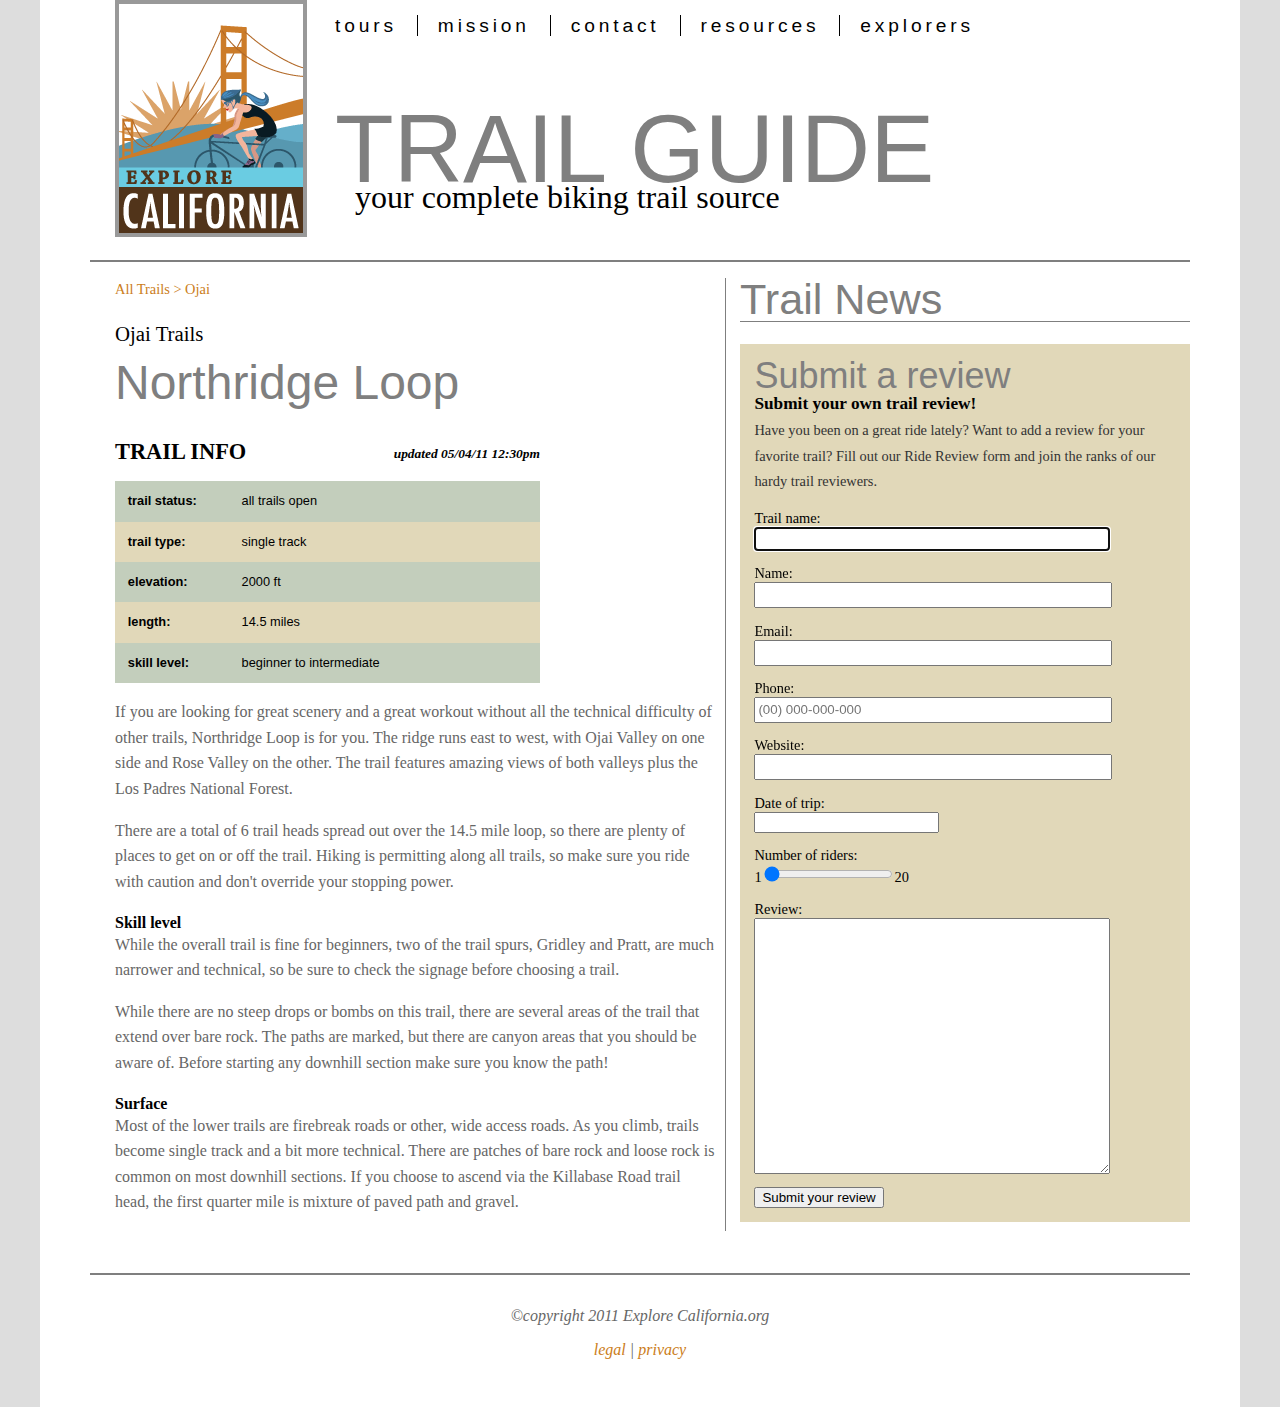
<file: HTML5/HTML5/04 Forms/04_01 New Inputs/forms.htm>
<!DOCTYPE HTML>
<html lang="en">
<head>
<meta charset="UTF-8">
<title>Explore California Trail Guide</title>
<!--update based on html5-->
<link href="_css/main.css" rel="stylesheet" type="text/css">
<!--[if lt IE 9]>
<script src="http://html5shiv.googlecode.com/svn/trunk/html5.js"></script>
<![endif]-->
</head>
<body>
<div id="wrapper">
  <header id="mainHeader">
    <hgroup>
      <h1><span>Explore California</span> Trail Guide</h1>
      <h2>your complete biking trail source</h2>
    </hgroup>
    <nav id="mainNav">
      <h1>Main page navigation</h1>
      <ul id="siteNav">
        <li><a href="#">tours</a></li>
        <li><a href="#">mission</a></li>
        <li><a href="#">contact</a></li>
        <li><a href="#">resources</a></li>
        <li><a href="#" class="last">explorers</a></li>
      </ul>
    </nav>
  </header>
  <section id="trailInfo">
    <header>
      <p><a href="#">All Trails</a> > <a href="#">Ojai</a></p>
      <h1>Ojai Trails</h1>
    </header>
    <article>
      <h1>Northridge Loop</h1>
      <table id="quickFacts" cellspacing="0">
        <caption>
        TRAIL INFO <span>updated 05/04/11 12:30pm</span>
        </caption>
        <tr>
          <th>trail status:</th>
          <td><span class="open">all trails open</span></td>
        </tr>
        <tr class="alt">
          <th>trail type:</th>
          <td>single track</td>
        </tr>
        <tr>
          <th>elevation:</th>
          <td>2000 ft</td>
        </tr>
        <tr class="alt">
          <th>length:</th>
          <td>14.5 miles</td>
        </tr>
        <tr>
          <th>skill level:</th>
          <td>beginner to intermediate</td>
        </tr>
      </table>
      <div class="text2Col">
        <p>If you are looking for great scenery and a great workout without all the technical difficulty of other trails, Northridge Loop is for you. The ridge runs east to west, with Ojai Valley on one side and Rose Valley on the other. The trail features amazing views of both valleys plus the Los Padres National Forest. </p>
        <p>There are a total of 6 trail heads spread out over the 14.5 mile loop, so there are plenty of places to get on or off the trail. Hiking is permitting along all trails, so make sure you ride with caution and don't override your stopping power.</p>
        <h2>Skill level</h2>
        <p>While the overall trail is fine for beginners, two of the trail spurs, Gridley and Pratt, are much narrower and technical, so be sure to check the signage before choosing a trail. </p>
        <p>While there are no steep drops or bombs on this trail, there are several areas of the trail that extend over bare rock. The paths are marked, but there are canyon areas that you should be aware of. Before starting any downhill section make sure you know the path!</p>
        <h2>Surface</h2>
        <p>Most of the lower trails are firebreak roads or other, wide access roads. As you climb, trails become single track and a bit more technical. There are patches of bare rock and loose rock is common on most downhill sections. If you choose to ascend via the Killabase Road trail head, the first quarter mile is mixture of paved path and gravel.</p>
      </div>
    </article>
  </section>
  <aside id="trailNews">
    <h1>Trail News</h1>
    <section class="news">
      <header>
        <hgroup>
          <h1>Submit a review</h1>
          <h2>Submit your own trail review!</h2>
        </hgroup>
        <p>Have you been on a great ride lately? Want to add a review for your favorite trail? Fill out our Ride Review form and join the ranks of our hardy trail reviewers.</p>
      </header>
      <form id="riderReview" method="post" action="#">
        <label for="trailName">Trail name:</label>
        <input type="text" name="name" id="name" tabindex="10" autofocus>
        <label for="name">Name:</label>
        <input type="text" name="name2" id="name2" tabindex="20">
        <label for="email">Email:</label>
        <input type="email" name="email" id="email" tabindex="30">
        <label for="phone">Phone:</label>
        <input type="tel" name="phone" id="phone" tabindex="30" placeholder="(00) 000-000-000">
        <label for="url">Website:</label>
        <input type="url" name="url" id="url" tabindex="40">
        <label for="tripDate">Date of trip:</label>
        <input type="datetime" name="tripDate" id="tripDate" tabindex="50">
        <label for="riders">Number of riders:</label>
        1<input type="range" min="1" max="20" value="1" step="2" name="riders" id="riders" tabindex="60">20
        <label for="review">Review:<br>
        </label>
        <textarea name="review" id="review" tabindex="70" cols="45" rows="10"></textarea>
        <input type="submit" name="submit" id="submit" tabindex="80" value="Submit your review">
      </form>
    </section>
  </aside>
  <footer id="pageFooter">
    <p>&copy;copyright 2011 Explore California.org</p>
    <p><a href="#">legal</a> | <a href="#">privacy</a> </p>
  </footer>
</div>
</body>
</html
</file>
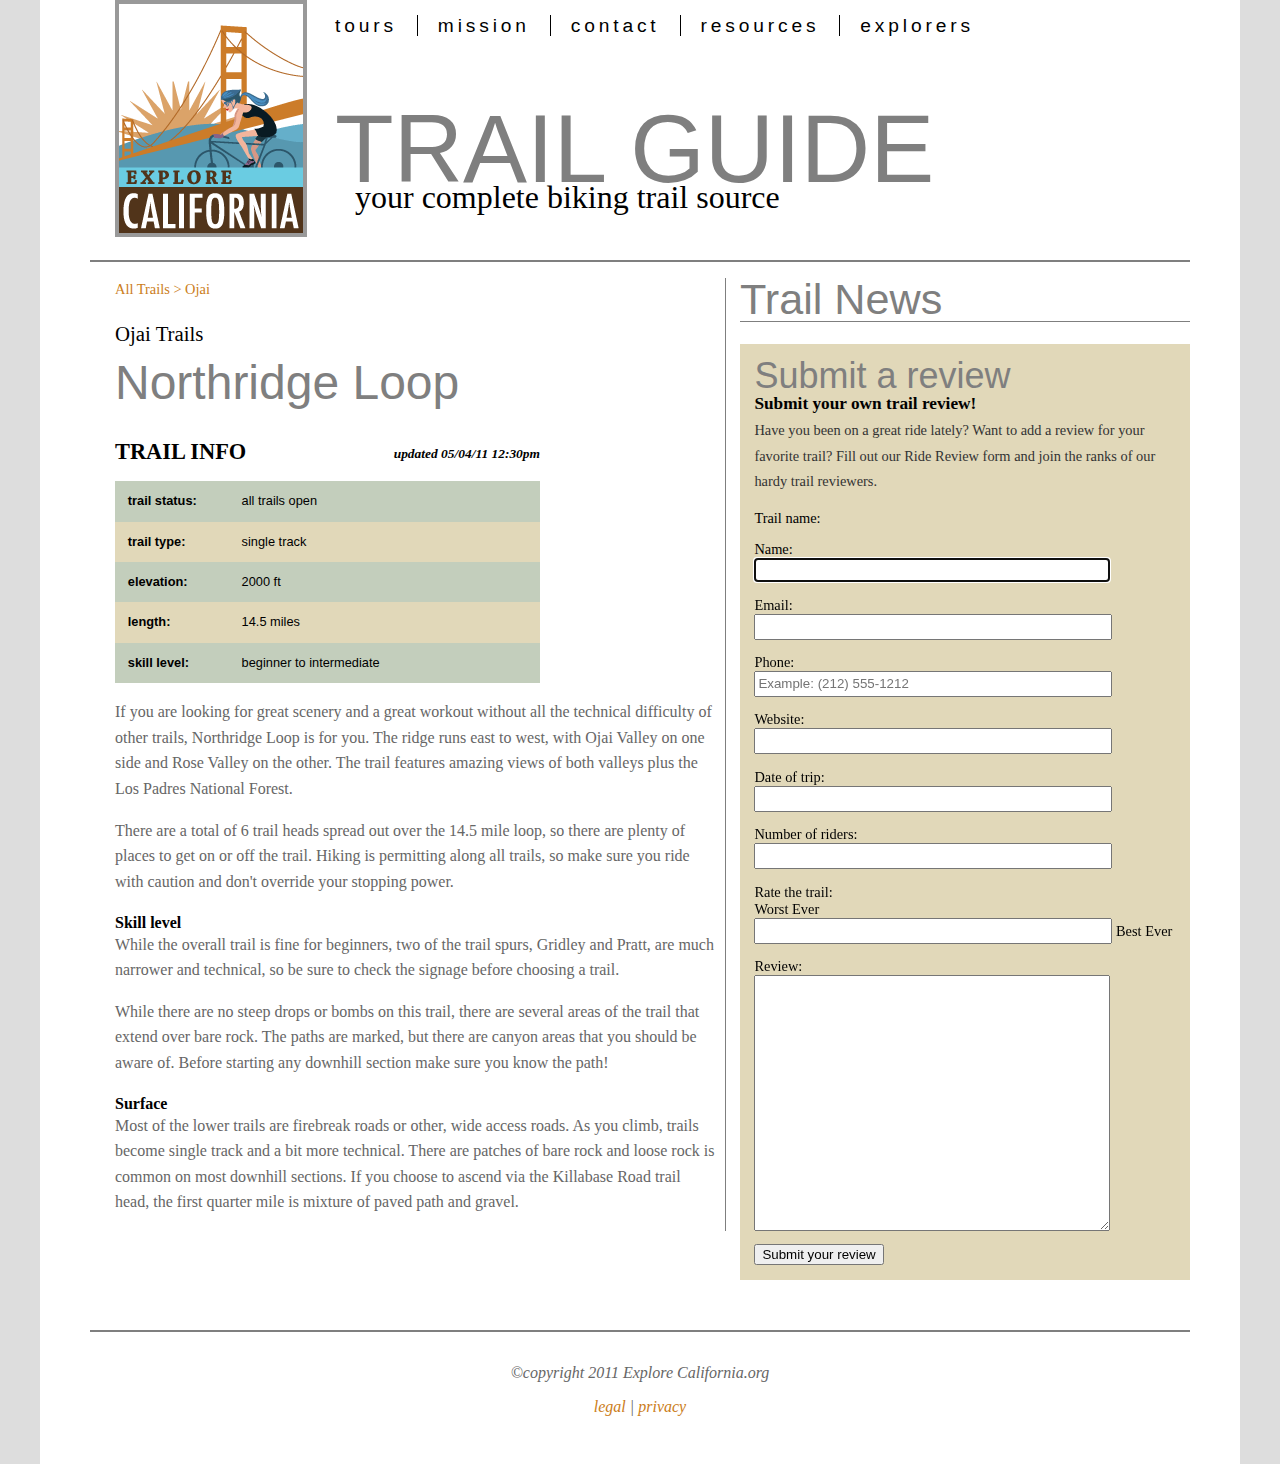
<file: HTML5/HTML5/04 Forms/04_02 Ranges/forms.htm>
<!DOCTYPE HTML>
<html lang="en">
<head>
<meta charset="UTF-8">
<title>Explore California Trail Guide</title>
<!--update based on html5-->
<link href="_css/main.css" rel="stylesheet" type="text/css">
<!--[if lt IE 9]>
<script src="http://html5shiv.googlecode.com/svn/trunk/html5.js"></script>
<![endif]-->
</head>
<body>
<div id="wrapper">
  <header id="mainHeader">
    <hgroup>
      <h1><span>Explore California</span> Trail Guide</h1>
      <h2>your complete biking trail source</h2>
    </hgroup>
    <nav id="mainNav">
      <h1>Main page navigation</h1>
      <ul id="siteNav">
        <li><a href="#">tours</a></li>
        <li><a href="#">mission</a></li>
        <li><a href="#">contact</a></li>
        <li><a href="#">resources</a></li>
        <li><a href="#" class="last">explorers</a></li>
      </ul>
    </nav>
  </header>
  <section id="trailInfo">
    <header>
      <p><a href="#">All Trails</a> > <a href="#">Ojai</a></p>
      <h1>Ojai Trails</h1>
    </header>
    <article>
      <h1>Northridge Loop</h1>
      <table id="quickFacts" cellspacing="0">
        <caption>
        TRAIL INFO <span>updated 05/04/11 12:30pm</span>
        </caption>
        <tr>
          <th>trail status:</th>
          <td><span class="open">all trails open</span></td>
        </tr>
        <tr class="alt">
          <th>trail type:</th>
          <td>single track</td>
        </tr>
        <tr>
          <th>elevation:</th>
          <td>2000 ft</td>
        </tr>
        <tr class="alt">
          <th>length:</th>
          <td>14.5 miles</td>
        </tr>
        <tr>
          <th>skill level:</th>
          <td>beginner to intermediate</td>
        </tr>
      </table>
      <div class="text2Col">
        <p>If you are looking for great scenery and a great workout without all the technical difficulty of other trails, Northridge Loop is for you. The ridge runs east to west, with Ojai Valley on one side and Rose Valley on the other. The trail features amazing views of both valleys plus the Los Padres National Forest. </p>
        <p>There are a total of 6 trail heads spread out over the 14.5 mile loop, so there are plenty of places to get on or off the trail. Hiking is permitting along all trails, so make sure you ride with caution and don't override your stopping power.</p>
        <h2>Skill level</h2>
        <p>While the overall trail is fine for beginners, two of the trail spurs, Gridley and Pratt, are much narrower and technical, so be sure to check the signage before choosing a trail. </p>
        <p>While there are no steep drops or bombs on this trail, there are several areas of the trail that extend over bare rock. The paths are marked, but there are canyon areas that you should be aware of. Before starting any downhill section make sure you know the path!</p>
        <h2>Surface</h2>
        <p>Most of the lower trails are firebreak roads or other, wide access roads. As you climb, trails become single track and a bit more technical. There are patches of bare rock and loose rock is common on most downhill sections. If you choose to ascend via the Killabase Road trail head, the first quarter mile is mixture of paved path and gravel.</p>
      </div>
    </article>
  </section>
  <aside id="trailNews">
    <h1>Trail News</h1>
    <section class="news">
      <header>
        <hgroup>
          <h1>Submit a review</h1>
          <h2>Submit your own trail review!</h2>
        </hgroup>
        <p>Have you been on a great ride lately? Want to add a review for your favorite trail? Fill out our Ride Review form and join the ranks of our hardy trail reviewers.</p>
      </header>
      <form id="riderReview" method="post" action="#">
        <label for="trailName">Trail name:</label>
        <label for="name">Name:</label>
        <input type="text" name="name" id="name" tabindex="20" autofocus>
        <label for="email">Email:</label>
        <input type="email" name="email" id="email" tabindex="30">
        <label for="phone">Phone:</label>
        <input type="tel" name="phone" id="phone" tabindex="35" placeholder="Example: (212) 555-1212">
        <label for="url">Website:</label>
        <input type="url" name="url" id="url" tabindex="40">
        <label for="tripDate">Date of trip:</label>
        <input type="text" name="tripDate" id="tripDate" tabindex="50">
        <label for="riders">Number of riders:</label>
        <input type="text" name="riders" id="riders" tabindex="60">
        <label for="rating">Rate the trail:</label>
        Worst Ever <input type="text" name="rating" id="rating" tabindex="65"> Best Ever
        <label for="review">Review:<br>
        </label>
        <textarea name="review" id="review" tabindex="70" cols="45" rows="10"></textarea>
        <input type="submit" name="submit" id="submit" tabindex="80" value="Submit your review">
      </form>
    </section>
  </aside>
  <footer id="pageFooter">
    <p>&copy;copyright 2011 Explore California.org</p>
    <p><a href="#">legal</a> | <a href="#">privacy</a> </p>
  </footer>
</div>
</body>
</html
</file>
<file: HTML5/HTML5/01 Tags/_css/main.css>
@charset "UTF-8";

html, body {
	margin: 0px;
	padding: 0px;
}

body {
	text-align:center;
	font: 100% Georgia, "Times New Roman", Times, serif;
	background: #e1d8b9 url(../_images/page_background.jpg) repeat-x;
	margin-top: 25px;
}
header, section, footer, aside, nav, article, figure {
	display:block;	
}
/* ^2 --------------- limited-scale reset ---------------- */
h1, h2, h3, h4, h5, h6, p, address, blockquote, div, ul, li {
	margin: 0;
	padding: 0;
}
p {
	color:#333;
}
a {
	color: #995522;
	text-decoration: none;
}
a:hover {
	color: #cb7d20;
	border-bottom: 1px dashed #cb7d20;
}
a.accent {
	display: block;
	text-align: right;
}
a.accent:hover {
 	border: none;
	color: #cb202a;
}
/* ^3 ------ global classes -------- */
.floatRight {
	float: right;
}
.floatLeft {
	float: left;
}
.clearRight {
	clear: right;
}
.clearLeft {
	clear: left;
}
.clearBoth {
	clear: both;
}
.callOut {
	background: #e1d8b9;
	padding: 15px;
	margin-bottom: 25px;
}
.callOut h1 {
	font-size: 1.4em;
	color: #193742;
	border-bottom: 2px solid #193742;
	margin-bottom: .5em;
	padding-bottom: .25em;
}
#wrapper {
 	position: relative;
	padding: 0;
	width: 930px;
	margin: 0 auto;
	background: #fff;
	text-align: left;
}

/* ^4 ------------- home page specfic layout styles ----------- */
body#home #wrapper {
	background: #193742 url(../_images/main_back.jpg) no-repeat;
}

body#home #mainContent {
	padding-top: 234px;
}
/* ^5 --------------------- top-level region layout styles ------------------- */
/* top-level regions are header, mainNav, mainContent, sidebar, & footer */

/* header */
#logo {
	width: 192px;
	height: 237px;
	position: absolute;
	top: -25px;
	left: 35px;
}
/* mainNav */
#mainNav {
	float: left;
	width: 272px;
	margin-top: 233px;
}
/* mainContent */
#mainContent {
	padding-right: 25px;
	float: right;
	width: 608px;
	margin-bottom: 45px;
}
#sidebar {
	float: left;
	clear:left;
	width: 272px;
}
/* footer */
footer{
	width: 870px;
	height: 525px;
	clear: both;
	background: url(../_images/footer_back.gif) no-repeat;
	padding: 45px 30px 30px;
	margin-top: 45px;
}

/*  header  ^6a*/
#logo {
	background: url(../_images/logo.gif) no-repeat;
}
#logo a:hover {
	border: none;
}
#logo a{
	width: 192px;
	height: 237px;
	display: block;
}
#logo p{
	text-indent: -1000em;
}

/* navigation ^6b*/

/* home page navigation */
ul#homeNav {
	float: left;
	list-style: none;
	margin:0;
	padding:0;
	margin-bottom: 50px;
	clear: left;
}
ul#homeNav li {
	margin: 0;
	padding: 0;
}
ul#homeNav li a{
	display: block;
	width: 272px;
	height: 82px;
	text-indent: -1000em;
}
ul#homeNav li a.tours {
	background: url(../_images/tours_nav.gif) no-repeat left top;
}
ul#homeNav li a.mission{
	background: url(../_images/mission_nav.gif) no-repeat left top;
}
ul#homeNav li a.contact {
	background: url(../_images/contact_nav.gif) no-repeat left top;
}
ul#homeNav li a.resources {
	background: url(../_images/resources_nav.gif) no-repeat left top;
}
ul#homeNav li a.explorers {
	background: url(../_images/explorers_nav.gif) no-repeat left top;
}
ul#homeNav li a:hover {
	background-position: -272px 0;
	border: none;
}
/* base navigation */
ul#baseNav {
	float: left;
	list-style: none;
	margin:0;
	padding:0;
	margin-bottom: 50px;
	clear: left;
}
ul#baseNav li {
	margin: 0;
	padding: 0;
}
ul#baseNav li a{
	display: block;
	width: 272px;
	height: 60px;
	text-indent: -1000em;
}
ul#baseNav li a.tours {
	background: url(../_images/tours_main.gif) no-repeat left top;
}
ul#baseNav li a.mission{
	background: url(../_images/mission_main.gif) no-repeat left top;
}
ul#baseNav li a.contact {
	background: url(../_images/contact_main.gif) no-repeat left top;
}
ul#baseNav li a.resources {
	background: url(../_images/resource_main.gif) no-repeat left top;
}
ul#baseNav li a.explorers {
	background: url(../_images/explorers_main.gif) no-repeat left top;
}
ul#baseNav li a.current, ul#baseNav li a.current:hover {
	background-position: right top;
	border: none;
	cursor: default;
}

ul#baseNav li a:hover {
	background-position: -272px 0;
	border: none;
}
/* sub navigation */
ul#baseNav ul.subNav {
	list-style: none;
	margin:0;
	padding:0;
	margin-bottom: 10px;
}
ul#baseNav ul.subNav li {
	margin: 0 0 5px 50px;
}
ul#baseNav ul.subNav li a:link, ul#baseNav ul.subNav li a:visited{
	display: block;
	width: auto;
	height: auto;
	text-indent: 0;
	padding: 5px 0;
	color: #cb7d20;
	border-bottom: 1px solid #cb7d20;
}
ul#baseNav ul.subNav li a:hover{
	color: #2c566a;
	border-bottom: 1px solid #2c566a;
}
ul#baseNav ul.subNav li a.current{
	color: #666;
	border-bottom: 1px solid #666;
}
/* main content region ^6c */
#mainContent h1{
	font: normal 2.5em Georgia, "Times New Roman", Times, serif;
	margin: .5em 0 .25em;
	letter-spacing: -1px;
}
#mainContent p{
	font-size: 1em;
	line-height: 1.8;
}
#mainContent a.breadcrumb {
	color: #cb202a;
	font-family: "Lucida Sans Unicode", "Lucida Grande", sans-serif;
	font-size: 1em;
}
#mainContent a.breadcrumb:hover {
	color: #3c6b92;
	border: none;
}
#mainContent img.articleImage {
	display: block;
	float: right;
	padding: 1em 0 1em 1em;
}
#mainContent img.headlineImage {
	display: block;
	float: right;
	padding: 0 0 .25em .5em;
}
#mainContent h1#pageID {
	color: #193742;
	font-size: 1.4em;
	font-weight: bold;
	margin-top: 20px;
	padding-bottom: .25em;
	border-bottom: 2px solid #193742;
}
#mainContent #mainArticle {
	margin: 25px 0 35px;
	position: relative;
}
body.hasCrumbs #mainContent #mainArticle {
	margin-top: 45px;
}
#mainContent .tourBadge {
	position: absolute;
	top: 15px;
	right: -50px;
}
#mainContent .tourBadge img {
	border: none;
}
#mainContent .tourBadge a,#mainContent .tourBadge a:hover {
	border: none;
	color: transparent;
}
#mainContent #mainArticle h1 {
	font-size: 2em;
	color: #193742;
	font-weight: bold;
	margin-bottom: .4em;
}
#mainContent #mainArticle h2 {
	font-size: 1.6em;
	color: #51341a;
	font-weight: normal;
	margin-top: 1.2em;
	margin-bottom: 1em;
	clear: both;
}
#mainContent #mainArticle h2 span.tourCost {
	font-size: .8em;
	color: #666;
	font-style: italic;
	margin-top: .25em;
	display: block;
	border-bottom: 1px solid #666;
	padding-bottom: .25em;
	margin-bottom: 1em;
}
#mainContent #mainArticle h3 {
	font-size: 1.3em;
	color: #51341a;
	font-weight: normal;
	margin: 1.25em 0 .5em;
	clear: both;
}
#mainContent #mainArticle p{
	margin-bottom: 1em;
}
#mainContent #mainArticle p.option{
	font-style: italic;
	color: #999;
	font-weight: bold;
	text-align: right;
	font-size: 1.2em;
	margin-top: -.6em;
}
#mainContent #mainArticle p a.top {
	text-align: right;
	padding-left: 30px;
	background: url(../_images/return_top.gif) no-repeat;
	line-height: 20px;
	float: right;
}
#mainContent #mainArticle p a.top:hover {
	border: none;
	color: #333;
}
#mainContent #mainArticle ul {
	list-style: none;
	margin: 0;
	padding: 0;
}
#mainContent #mainArticle ul ul{
	margin: 1.4em 0 1em 0;
}
#mainContent #mainArticle li {
	margin: 0 0 1.2em 2.4em;
	padding: 0 0 0 24px;
	background: url(../_images/star_bullet.gif) no-repeat 0 2px;
	font-size: 1em;
	color: #51341a;
}
#mainContent #mainArticle li li{
	font-size: 100%;
	margin-bottom: .7em;
}
#mainContent #mainArticle ul.faqNav {
	list-style: none;
	margin: 0 0 1em 0;
	padding: 0;
	width: 180px;
	float: left;
	margin-right: 15px;
}
#mainContent #mainArticle ul.faqNav li {
	background: #ccc;
	border: 1px solid #999;
	margin: 0 0 1em 0;
	padding: .5em .5em .5em 1em;
	font-size: .85em;
}
#mainContent #mainArticle ul.faqNav li a:link, #mainContent #mainArticle ul.faqNav li a:visited {
	color: #193742;
}
#mainContent #mainArticle ul.faqNav li a:hover, #mainContent #mainArticle ul.faqNav li a:active {
	color: #cb7d20;
	border: none;
}
#mainContent #mainArticle dl.faq {
	margin-bottom: 1em;
	padding-bottom: 1em;
	border-bottom: 1px solid #999;
}
#mainContent #mainArticle dl.faq dt {
	font: normal bold .9em Tahoma, Geneva, sans-serif;
	padding: 0;
	margin: 1em 0 .5em;
	color: #333;
	letter-spacing: 1px;
}
#mainContent #mainArticle dl.faq dd {
	font-size: .9em;
	line-height: 1.4;
	color: #333;
	text-align: justify;
	margin: 0;
	padding: 0 0 0 2em;
}
#mainContent div.tourDescription {
	border-top: 2px solid #2c566a;
	float: left;
	clear: left;
	padding: 10px 0;
	margin-bottom: 15px;
}
#mainContent .tourDescription h2 {
	font-size: 1.6em;
	font-family: "Lucida Sans Unicode", "Lucida Grande", sans-serif;
	color: #193742;
	font-weight: bold;
	margin-bottom: 0;
	clear: right;
}
#mainContent .tourDescription h3.price {
	font-size: 1.2em;
	font-family: Georgia, "Times New Roman", Times, serif;
	color: #666;
	font-weight: normal;
	font-style: italic;
	text-align: right;
	clear: right;
	margin: -1.6em 0 1em;
}
#mainContent .tourDescription p {
	font-size: .9em;
	line-height: 1.5;
}
#mainContent .tourDescription span.option {
	font-weight: bold;
	text-align: right;
	display:block;
}
#mainContent .tourDescription img {
	float: left;
	padding: 10px 10px 10px 0;
}
#mainContent .tourDescription a.more {
	display:block;
	float: right;
	width: 95px;
	height: 30px;
	background: url(../_images/more_bug.gif) no-repeat left top;
	text-indent: -1000em;
	margin: 15px 0 0 15px;
}
#mainContent a.book {
	display:block;
	float: right;
	width: 95px;
	height: 30px;
	background: url(../_images/book_bug.gif) no-repeat left top;
	text-indent: -1000em;
	margin: 15px 0 0 15px;
}
#mainContent .tourDescription a.more:hover,#mainContent a.book:hover{
	background-position: right top;
	border: none;
}
#mainContent ul {
	margin: 0 .5em 1.5em;
	padding: 0 25px 0;
}
#mainContent li {
	font-size: 1em;
	margin-bottom:.75em;
	color: #333;
}
#mainContent .callOut {
	width: 262px;
	float: left;
	margin-right: 24px;
}
#mainContent .callOutRight {
	margin-right: 0;
}

#mainContent .callOut h1 {
	font-size: 1.4em;
	font-weight: bold;
	color: #193742;
	border-bottom: 2px solid #193742;
	margin-bottom: .5em;
	padding-bottom: .25em;
}
#mainContent #findTour {
	position:absolute;
	top: 40px;
	right: -15px;
	width: 300px;
	height: 80px;
	text-indent: -1000em;
	background: url(../_images/tag.png) no-repeat;
}
#mainContent #findTour a{
	display: block;
	width: 300px;
	height: 80px;
}
#mainContent #findTour a:hover{
	border: none;
}
/* mainContent specific regions */
/* data tables ^6d */
#mainContent table.data {
	width: 95%;
	margin: 0 auto 30px;
	font-family: Arial, Helvetica, sans-serif;
	font-size: 0.9em;
	border-collapse: collapse;
	border: 1px solid #333;
	background: #e1d8b9;
}
#mainContent table.data caption {
	font-size: 1.2em;
	font-weight: bold;
	color: #51341a;
	padding-bottom: 10px;
	margin: 0;
	text-align: left;
}
#mainContent table.data th{
	font-size: 1em;
	font-weight: normal;
	text-align: left;
	padding: 0 10px;
	line-height: 2.6em;
	color: #FFF;
	background: #555;
	border-bottom: 1px solid #000;
}
#mainContent table.data thead {
	background: url(../_images/thead_back.gif) repeat-x left top;
	height: 40px;
}
#mainContent table.data thead th {
	background: none;
	color: #000;
	text-align:left;
	border: 1px solid #333;
}
#mainContent table.data td {
	padding: 0 10px;
	border: 1px solid #333;
	font-size: .8em;
}
#mainContent table.data tr.alt {
	background: #fff;
}
#mainContent #trailType, #mainContent #trailPath, #mainContent #trailRating {
	background: #fff;
}

/*spotlight region ^6e */
#spotlight{
	background: #fff;
	padding: 15px 25px;
	margin-top: 165px;
}
#spotlight h2{
	color: #193742;
	font-size: 1.8em;
	margin-bottom: 0.25em;
}
#spotlight p{
	font-size: .85em;
	line-height:1.5;
	margin-bottom: 1.5em;
}
/* form styling ^6f */
#mainContent form {
	font: normal .9em Arial, Helvetica, sans-serif;
	color: #193742;
}
#mainContent fieldset {
	padding: 40px 20px  0 0;
	margin: 0 0 2em;
	background-color: #e1d8b9;
	border: none;
	position: relative;
	float: left;
}
#mainContent fieldset legend {
	padding: 0;
	margin: 0;
	color: #51341a;
}
#mainContent legend strong {
	position: absolute;
	margin-left: 20px;
	margin-top: 10px;
	font-size: 1.2em;
}
#mainContent #mainArticle form p {
	color: #193742;
	margin: 0 0 20px 20px;
}
#mainContent #mainArticle form p.subHead {
	margin: 0 0 0 20px;
	clear: both;
}
#mainContent #mainArticle form label.subHead {
	display: block;
	float: none;
	margin: 0;
	width: auto;
}
#mainContent form label{
	width: 100px;
	float: left;
	clear: left;
	margin-right: .75em;
}
#mainContent form label.inline {
	width: auto;
	float: none;
}
#mainContent #mainArticle form ol{
	list-style:none;
	margin: 0;
	padding: 0;
}
#mainContent #mainArticle form li {
	background: none;
	margin: 0;
	padding: 0;
}
/* individual forms */
/* support form */
#mainContent fieldset#quickSupport {
	width: 320px;
}
#mainContent fieldset#quickSupport textarea {
	width: 275px;
	height: 150px;
}
#mainContent #mainArticle #supportOptions {
	width: 215px;
	padding: 15px 15px 0;
	border: 1px solid #193742;
	float: right;
	background-color: #cb7d20;
}
#mainContent #mainArticle #supportOptions h3{
	font: normal 1.2em Arial, Helvetica, sans-serif;
	color: #fff;
	letter-spacing:1px;
	margin: 0 0 .75em;
}
#mainContent #mainArticle #supportOptions p{
	font-size: 1em;
	color: #000;
	line-height: 1.4;
}
#mainContent #mainArticle #supportOptions strong {
	color: #fff;
	font-size: 1.2em;
	letter-spacing: 2px;
	font-weight:normal;
}
#mainContent #mainArticle #supportOptions a:link, #mainContent #mainArticle #supportOptions a:visited {
	color: #fff;
	border-bottom: 1px dashed #fff;
}
#mainContent #mainArticle #supportOptions a:hover {
	color: #000;
	border-bottom: 1px dashed #000;
}
/* contact form */
#mainContent form#frmContact input.text {
	width: 250px;
}

#mainContent form#frmContact fieldset {
	width: 580px;
}

#mainContent form#frmContact .col1 {
	float: left;
	padding-left: 20px;
	margin-right: 20px;
	width: 160px;
}
#mainContent form#frmContact .col2, #mainContent form#frmContact .col3 {
	float: left;
	margin-right: 20px;
	width: 170px;
}
#mainContent form#frmContact div p {
	margin: 0 0 .5em 0;
}
#mainContent form#frmContact div label {
	font-size: .9em;
	display: inline;
	float: none;
}
#mainContent form#frmContact textarea {
	width: 500px;
	height: 150px;
}
/* join form */

#mainContent form#frmJoin input.text {
	width: 200px;
}

#mainContent form#frmJoin fieldset {
	width: 580px;
}
#mainContent form#frmJoin label {
	width: 125px;
	position: relative;
}
#mainContent form#frmJoin label.inline {
	float: none;
}
#mainContent form#frmJoin label span {
	color: #51341a;
	position: absolute;
	left: 350px;
}
#mainContent form#frmJoin .col1 {
	float: left;
	padding-left: 20px;
	margin-right: 20px;
	width: 160px;
}
#mainContent form#frmJoin .col2, #mainContent form#frmContact .col3 {
	float: left;
	margin-right: 20px;
	width: 170px;
}
#mainContent form#frmJoin div p {
	margin: 0 0 .5em 0;
}
#mainContent form#frmJoin div  {
	margin: 0 0 20px 0;
}
#mainContent form#frmJoin div label {
	font-size: .9em;
	display: inline;
	float: none;
}
#mainContent form#frmJoin textarea {
	width: 500px;
	height: 150px;
}
/* Sidebar div */
#sidebar div {
	margin: 20px 0 20px 20px;
}
#sidebar #specials h2 {
	font-size: .9em;
	font-family: Arial, Helvetica, sans-serif;
	color: #193742;
	margin-bottom: .1em;
	text-align: right;
	border-top: 1px solid #193742;
	padding-top: 1em;
	clear: both;
}
#sidebar  #specials h2.top {
	border:none;
}
#sidebar #specials p {
	font-size: .9em;
	font-style: italic;
	text-align: right;
	margin: .5em 0;
	line-height: 1.6;
}
#sidebar #specials img {
	float: left;
	padding-right: 10px;
	padding-bottom: 1em;
}
/* footer region */
footer h3 {
	font: normal 1.3em Arial, Helvetica, sans-serif;
	color: #fff;
	margin-bottom: .5em;
	letter-spacing: .1em;
}
footer p{
	font: normal 1em Georgia, "Times New Roman", Times, serif;
	color: #fff;
}
ul#quickNav {
	list-style: none;
	margin: 0;
	padding: 0;
}
ul#quickNav li {
	margin: 0 0 .5em 0;
	padding: 0 ;
}
ul#quickNav li a{
	text-decoration: none;
	color: #fff;
}
ul#quickNav li a:hover {
	color: #193742;
	border-bottom-color: #193742;
}

#footerMenu {
	float: left;
	width: 230px;
}
#footerBody {
	float: right;
	width: 640px;
}
#footerBody a {
	text-decoration: none;
	color: #fff;
}
#footerBody a:hover {
	color: #193742;
	border-bottom-color: #193742;
}
#footerBody #footerMidCol {
	float: left;
	width: 270px;
}
#footerBody #footerMidCol p {
	margin-bottom: 2em;
}
#footerBody #footerRightCol {
	float: right;
	width: 370px;
}
#footerBody #footerRightCol h1{
	font: bold 1.6em Georgia, "Times New Roman", Times, serif;
	color: #fff;
	letter-spacing:.1em;
	text-align:right;
	margin-bottom: .25em;
}
#footerBody #footerRightCol p{
	color: #fff;
	letter-spacing:.1em;
	line-height: 1.2;
	text-align:right;
	margin-bottom: 1em;
}
#footerBody #footerRightCol p.phone{
	font: bold 1.6em Georgia, "Times New Roman", Times, serif;
	color: #fff;
	letter-spacing:.1em;
}
</file>
<file: HTML5/HTML5/05 Typography/_css/main.css>
@charset "UTF-8";
@font-face{
	font-family: Dragon;
	src: url("../_fonts/dragwifg-webfont.ttf");
}
@font-face{
	font-family: OpenSans;
	src: url("../_fonts/OpenSans-BoldItalic.ttf";
	)
}
h1 {
	font-family: Dragon, serif; 
}
h2 {
	font-family: OpenSans; serif;
}

html, body {
	margin: 0px;
	padding: 0px;
}

body {
	text-align:center;
	font: 100% Georgia, "Times New Roman", Times, serif;
	background: #e1d8b9 url(../_images/page_background.jpg) repeat-x;
	margin-top: 25px;
}
header, section, footer, aside, nav, article, figure, time {
	display:block;	
}
/* ^2 --------------- limited-scale reset ---------------- */
h1, h2, h3, h4, h5, h6, p, address, blockquote, div, ul, li {
	margin: 0;
	padding: 0;
}
p {
	color:#333;
}
a {
	color: #995522;
	text-decoration: none;
}
a:hover {
	color: #cb7d20;
	border-bottom: 1px dashed #cb7d20;
}
a.accent {
	display: block;
	text-align: right;
}
a.accent:hover {
 	border: none;
	color: #cb202a;
}
/* ^3 ------ global classes -------- */
.floatRight {
	float: right;
}
.floatLeft {
	float: left;
}
.clearRight {
	clear: right;
}
.clearLeft {
	clear: left;
}
.clearBoth {
	clear: both;
}
.callOut {
	background: #e1d8b9;
	padding: 15px;
	margin-bottom: 25px;
}
.callOut h1 {
	font-size: 1.4em;
	color: #193742;
	border-bottom: 2px solid #193742;
	margin-bottom: .5em;
	padding-bottom: .25em;
}
#wrapper {
 	position: relative;
	padding: 0;
	width: 930px;
	margin: 0 auto;
	background: #fff;
	text-align: left;
}

/* ^4 ------------- home page specfic layout styles ----------- */
body#home #wrapper {
	background: #193742 url(../_images/main_back.jpg) no-repeat;
}

body#home #mainContent {
	padding-top: 234px;
}
/* ^5 --------------------- top-level region layout styles ------------------- */
/* top-level regions are header, mainNav, mainContent, sidebar, & footer */

/* header */
#logo {
	width: 192px;
	height: 237px;
	position: absolute;
	top: -25px;
	left: 35px;
}
/* mainNav */
#mainNav {
	float: left;
	width: 272px;
	margin-top: 233px;
}
/* mainContent */
section#mainContent {
	padding-right: 25px;
	float: right;
	width: 608px;
	margin-bottom: 45px;
}
/* aside */
aside#sidebar {
	float: left;
	clear:left;
	width: 272px;
}
/* footer */
footer{
	width: 870px;
	height: 525px;
	clear: both;
	background: url(../_images/footer_back.gif) no-repeat;
	padding: 45px 30px 30px;
	margin-top: 45px;
}

/*  header  ^6a*/
#logo {
	background: url(../_images/logo.gif) no-repeat;
}
#logo a:hover {
	border: none;
}
#logo a{
	width: 192px;
	height: 237px;
	display: block;
}
#logo p{
	text-indent: -1000em;
}

/* navigation ^6b*/

/* home page navigation */
ul#homeNav {
	float: left;
	list-style: none;
	margin:0;
	padding:0;
	margin-bottom: 50px;
	clear: left;
}
ul#homeNav li {
	margin: 0;
	padding: 0;
}
ul#homeNav li a{
	display: block;
	width: 272px;
	height: 82px;
	text-indent: -1000em;
}
ul#homeNav li a.tours {
	background: url(../_images/tours_nav.gif) no-repeat left top;
}
ul#homeNav li a.mission{
	background: url(../_images/mission_nav.gif) no-repeat left top;
}
ul#homeNav li a.contact {
	background: url(../_images/contact_nav.gif) no-repeat left top;
}
ul#homeNav li a.resources {
	background: url(../_images/resources_nav.gif) no-repeat left top;
}
ul#homeNav li a.explorers {
	background: url(../_images/explorers_nav.gif) no-repeat left top;
}
ul#homeNav li a:hover {
	background-position: -272px 0;
	border: none;
}
/* base navigation */
ul#baseNav {
	float: left;
	list-style: none;
	margin:0;
	padding:0;
	margin-bottom: 50px;
	clear: left;
}
ul#baseNav li {
	margin: 0;
	padding: 0;
}
ul#baseNav li a{
	display: block;
	width: 272px;
	height: 60px;
	text-indent: -1000em;
}
ul#baseNav li a.tours {
	background: url(../_images/tours_main.gif) no-repeat left top;
}
ul#baseNav li a.mission{
	background: url(../_images/mission_main.gif) no-repeat left top;
}
ul#baseNav li a.contact {
	background: url(../_images/contact_main.gif) no-repeat left top;
}
ul#baseNav li a.resources {
	background: url(../_images/resource_main.gif) no-repeat left top;
}
ul#baseNav li a.explorers {
	background: url(../_images/explorers_main.gif) no-repeat left top;
}
ul#baseNav li a.current, ul#baseNav li a.current:hover {
	background-position: right top;
	border: none;
	cursor: default;
}

ul#baseNav li a:hover {
	background-position: -272px 0;
	border: none;
}
/* sub navigation */
ul#baseNav ul.subNav {
	list-style: none;
	margin:0;
	padding:0;
	margin-bottom: 10px;
}
ul#baseNav ul.subNav li {
	margin: 0 0 5px 50px;
}
ul#baseNav ul.subNav li a:link, ul#baseNav ul.subNav li a:visited{
	display: block;
	width: auto;
	height: auto;
	text-indent: 0;
	padding: 5px 0;
	color: #cb7d20;
	border-bottom: 1px solid #cb7d20;
}
ul#baseNav ul.subNav li a:hover{
	color: #2c566a;
	border-bottom: 1px solid #2c566a;
}
ul#baseNav ul.subNav li a.current{
	color: #666;
	border-bottom: 1px solid #666;
}
/* main content region ^6c */
#mainContent h1{
	font: normal 2.5em Georgia, "Times New Roman", Times, serif;
	margin: .5em 0 .25em;
	letter-spacing: -1px;
}
#mainContent p{
	font-size: 1em;
	line-height: 1.8;
}
#mainContent a.breadcrumb {
	color: #cb202a;
	font-family: "Lucida Sans Unicode", "Lucida Grande", sans-serif;
	font-size: 1em;
}
#mainContent a.breadcrumb:hover {
	color: #3c6b92;
	border: none;
}
#mainContent img.articleImage {
	display: block;
	float: right;
	padding: 1em 0 1em 1em;
}
#mainContent img.headlineImage {
	display: block;
	float: right;
	padding: 0 0 .25em .5em;
}
#mainContent h1#pageID {
	color: #193742;
	font-size: 1.4em;
	font-weight: bold;
	margin-top: 20px;
	padding-bottom: .25em;
	border-bottom: 2px solid #193742;
}
#mainContent #mainArticle {
	margin: 25px 0 35px;
	position: relative;
}
body.hasCrumbs #mainContent #mainArticle {
	margin-top: 45px;
}
#mainContent .tourBadge {
	position: absolute;
	top: 15px;
	right: -50px;
}
#mainContent .tourBadge img {
	border: none;
}
#mainContent .tourBadge a,#mainContent .tourBadge a:hover {
	border: none;
	color: transparent;
}
#mainContent #mainArticle h1 {
	font-size: 2em;
	color: #193742;
	font-weight: bold;
	margin-bottom: .4em;
}
#mainContent #mainArticle h2 {
	font-size: 1.6em;
	color: #51341a;
	font-weight: normal;
	margin-top: 1.2em;
	margin-bottom: 1em;
	clear: both;
}
#mainContent #mainArticle h2 span.tourCost {
	font-size: .8em;
	color: #666;
	font-style: italic;
	margin-top: .25em;
	display: block;
	border-bottom: 1px solid #666;
	padding-bottom: .25em;
	margin-bottom: 1em;
}
#mainContent #mainArticle h3 {
	font-size: 1.3em;
	color: #51341a;
	font-weight: normal;
	margin: 1.25em 0 .5em;
	clear: both;
}
#mainContent #mainArticle p{
	margin-bottom: 1em;
}
#mainContent #mainArticle p.option{
	font-style: italic;
	color: #999;
	font-weight: bold;
	text-align: right;
	font-size: 1.2em;
	margin-top: -.6em;
}
#mainContent #mainArticle p a.top {
	text-align: right;
	padding-left: 30px;
	background: url(../_images/return_top.gif) no-repeat;
	line-height: 20px;
	float: right;
}
#mainContent #mainArticle p a.top:hover {
	border: none;
	color: #333;
}
#mainContent #mainArticle ul {
	list-style: none;
	margin: 0;
	padding: 0;
}
#mainContent #mainArticle ul ul{
	margin: 1.4em 0 1em 0;
}
#mainContent #mainArticle li {
	margin: 0 0 1.2em 2.4em;
	padding: 0 0 0 24px;
	background: url(../_images/star_bullet.gif) no-repeat 0 2px;
	font-size: 1em;
	color: #51341a;
}
#mainContent #mainArticle li li{
	font-size: 100%;
	margin-bottom: .7em;
}
#mainContent #mainArticle ul.faqNav {
	list-style: none;
	margin: 0 0 1em 0;
	padding: 0;
	width: 180px;
	float: left;
	margin-right: 15px;
}
#mainContent #mainArticle ul.faqNav li {
	background: #ccc;
	border: 1px solid #999;
	margin: 0 0 1em 0;
	padding: .5em .5em .5em 1em;
	font-size: .85em;
}
#mainContent #mainArticle ul.faqNav li a:link, #mainContent #mainArticle ul.faqNav li a:visited {
	color: #193742;
}
#mainContent #mainArticle ul.faqNav li a:hover, #mainContent #mainArticle ul.faqNav li a:active {
	color: #cb7d20;
	border: none;
}
#mainContent #mainArticle dl.faq {
	margin-bottom: 1em;
	padding-bottom: 1em;
	border-bottom: 1px solid #999;
}
#mainContent #mainArticle dl.faq dt {
	font: normal bold .9em Tahoma, Geneva, sans-serif;
	padding: 0;
	margin: 1em 0 .5em;
	color: #333;
	letter-spacing: 1px;
}
#mainContent #mainArticle dl.faq dd {
	font-size: .9em;
	line-height: 1.4;
	color: #333;
	text-align: justify;
	margin: 0;
	padding: 0 0 0 2em;
}
#mainContent div.tourDescription {
	border-top: 2px solid #2c566a;
	float: left;
	clear: left;
	padding: 10px 0;
	margin-bottom: 15px;
}
#mainContent .tourDescription h2 {
	font-size: 1.6em;
	font-family: "Lucida Sans Unicode", "Lucida Grande", sans-serif;
	color: #193742;
	font-weight: bold;
	margin-bottom: 0;
	clear: right;
}
#mainContent .tourDescription h3.price {
	font-size: 1.2em;
	font-family: Georgia, "Times New Roman", Times, serif;
	color: #666;
	font-weight: normal;
	font-style: italic;
	text-align: right;
	clear: right;
	margin: -1.6em 0 1em;
}
#mainContent .tourDescription p {
	font-size: .9em;
	line-height: 1.5;
}
#mainContent .tourDescription span.option {
	font-weight: bold;
	text-align: right;
	display:block;
}
#mainContent .tourDescription img {
	float: left;
	padding: 10px 10px 10px 0;
}
#mainContent .tourDescription a.more {
	display:block;
	float: right;
	width: 95px;
	height: 30px;
	background: url(../_images/more_bug.gif) no-repeat left top;
	text-indent: -1000em;
	margin: 15px 0 0 15px;
}
#mainContent a.book {
	display:block;
	float: right;
	width: 95px;
	height: 30px;
	background: url(../_images/book_bug.gif) no-repeat left top;
	text-indent: -1000em;
	margin: 15px 0 0 15px;
}
#mainContent .tourDescription a.more:hover,#mainContent a.book:hover{
	background-position: right top;
	border: none;
}
#mainContent ul {
	margin: 0 .5em 1.5em;
	padding: 0 25px 0;
}
#mainContent li {
	font-size: 1em;
	margin-bottom:.75em;
	color: #333;
}
aside.callOut {
	width: 262px;
	float: left;
	margin-right: 24px;
}
aside.callOutRight {
	margin-right: 0;
}
#mainContent .callOut h1 {
	font-size: 1.4em;
	font-weight: bold;
	color: #193742;
	border-bottom: 2px solid #193742;
	margin-bottom: .5em;
	padding-bottom: .25em;
}
#mainContent #findTour {
	position:absolute;
	top: 40px;
	right: -15px;
	width: 300px;
	height: 80px;
	text-indent: -1000em;
	background: url(../_images/tag.png) no-repeat;
}
#mainContent #findTour a{
	display: block;
	width: 300px;
	height: 80px;
}
#mainContent #findTour a:hover{
	border: none;
}
/* mainContent specific regions */
/* data tables ^6d */
#mainContent table.data {
	width: 95%;
	margin: 0 auto 30px;
	font-family: Arial, Helvetica, sans-serif;
	font-size: 0.9em;
	border-collapse: collapse;
	border: 1px solid #333;
	background: #e1d8b9;
}
#mainContent table.data caption {
	font-size: 1.2em;
	font-weight: bold;
	color: #51341a;
	padding-bottom: 10px;
	margin: 0;
	text-align: left;
}
#mainContent table.data th{
	font-size: 1em;
	font-weight: normal;
	text-align: left;
	padding: 0 10px;
	line-height: 2.6em;
	color: #FFF;
	background: #555;
	border-bottom: 1px solid #000;
}
#mainContent table.data thead {
	background: url(../_images/thead_back.gif) repeat-x left top;
	height: 40px;
}
#mainContent table.data thead th {
	background: none;
	color: #000;
	text-align:left;
	border: 1px solid #333;
}
#mainContent table.data td {
	padding: 0 10px;
	border: 1px solid #333;
	font-size: .8em;
}
#mainContent table.data tr.alt {
	background: #fff;
}
#mainContent #trailType, #mainContent #trailPath, #mainContent #trailRating {
	background: #fff;
}

/*spotlight region ^6e */
#spotlight{
	background: #fff;
	padding: 15px 25px;
	margin-top: 165px;
}
#spotlight h2{
	color: #193742;
	font-size: 1.8em;
	margin-bottom: 0.25em;
}
#spotlight p{
	font-size: .85em;
	line-height:1.5;
	margin-bottom: 1.5em;
}
/* form styling ^6f */
#mainContent form {
	font: normal .9em Arial, Helvetica, sans-serif;
	color: #193742;
}
#mainContent fieldset {
	padding: 40px 20px  0 0;
	margin: 0 0 2em;
	background-color: #e1d8b9;
	border: none;
	position: relative;
	float: left;
}
#mainContent fieldset legend {
	padding: 0;
	margin: 0;
	color: #51341a;
}
#mainContent legend strong {
	position: absolute;
	margin-left: 20px;
	margin-top: 10px;
	font-size: 1.2em;
}
#mainContent #mainArticle form p {
	color: #193742;
	margin: 0 0 20px 20px;
}
#mainContent #mainArticle form p.subHead {
	margin: 0 0 0 20px;
	clear: both;
}
#mainContent #mainArticle form label.subHead {
	display: block;
	float: none;
	margin: 0;
	width: auto;
}
#mainContent form label{
	width: 100px;
	float: left;
	clear: left;
	margin-right: .75em;
}
#mainContent form label.inline {
	width: auto;
	float: none;
}
#mainContent #mainArticle form ol{
	list-style:none;
	margin: 0;
	padding: 0;
}
#mainContent #mainArticle form li {
	background: none;
	margin: 0;
	padding: 0;
}
/* individual forms */
/* support form */
#mainContent fieldset#quickSupport {
	width: 320px;
}
#mainContent fieldset#quickSupport textarea {
	width: 275px;
	height: 150px;
}
#mainContent #mainArticle #supportOptions {
	width: 215px;
	padding: 15px 15px 0;
	border: 1px solid #193742;
	float: right;
	background-color: #cb7d20;
}
#mainContent #mainArticle #supportOptions h3{
	font: normal 1.2em Arial, Helvetica, sans-serif;
	color: #fff;
	letter-spacing:1px;
	margin: 0 0 .75em;
}
#mainContent #mainArticle #supportOptions p{
	font-size: 1em;
	color: #000;
	line-height: 1.4;
}
#mainContent #mainArticle #supportOptions strong {
	color: #fff;
	font-size: 1.2em;
	letter-spacing: 2px;
	font-weight:normal;
}
#mainContent #mainArticle #supportOptions a:link, #mainContent #mainArticle #supportOptions a:visited {
	color: #fff;
	border-bottom: 1px dashed #fff;
}
#mainContent #mainArticle #supportOptions a:hover {
	color: #000;
	border-bottom: 1px dashed #000;
}
/* contact form */
#mainContent form#frmContact input.text {
	width: 250px;
}

#mainContent form#frmContact fieldset {
	width: 580px;
}

#mainContent form#frmContact .col1 {
	float: left;
	padding-left: 20px;
	margin-right: 20px;
	width: 160px;
}
#mainContent form#frmContact .col2, #mainContent form#frmContact .col3 {
	float: left;
	margin-right: 20px;
	width: 170px;
}
#mainContent form#frmContact div p {
	margin: 0 0 .5em 0;
}
#mainContent form#frmContact div label {
	font-size: .9em;
	display: inline;
	float: none;
}
#mainContent form#frmContact textarea {
	width: 500px;
	height: 150px;
}
/* join form */

#mainContent form#frmJoin input.text {
	width: 200px;
}

#mainContent form#frmJoin fieldset {
	width: 580px;
}
#mainContent form#frmJoin label {
	width: 125px;
	position: relative;
}
#mainContent form#frmJoin label.inline {
	float: none;
}
#mainContent form#frmJoin label span {
	color: #51341a;
	position: absolute;
	left: 350px;
}
#mainContent form#frmJoin .col1 {
	float: left;
	padding-left: 20px;
	margin-right: 20px;
	width: 160px;
}
#mainContent form#frmJoin .col2, #mainContent form#frmContact .col3 {
	float: left;
	margin-right: 20px;
	width: 170px;
}
#mainContent form#frmJoin div p {
	margin: 0 0 .5em 0;
}
#mainContent form#frmJoin div  {
	margin: 0 0 20px 0;
}
#mainContent form#frmJoin div label {
	font-size: .9em;
	display: inline;
	float: none;
}
#mainContent form#frmJoin textarea {
	width: 500px;
	height: 150px;
}
/* Sidebar div */
#sidebar div {
	margin: 20px 0 20px 20px;
}

#sidebar #specials h2 {
	font-size: .9em;
	font-family: Arial, Helvetica, sans-serif;
	color: #193742;
	margin-bottom: .1em;
	text-align: right;
	border-top: 1px solid #193742;
	padding-top: 1em;
	clear: both;
}
#sidebar  #specials h2.top {
	border:none;
}
#sidebar #specials p {
	font-size: .9em;
	font-style: italic;
	text-align: right;
	margin: .5em 0;
	line-height: 1.6;
}
#sidebar #specials img {
	float: left;
	padding-right: 10px;
	padding-bottom: 1em;
}
/* footer region */
footer h3 {
	font: normal 1.3em Arial, Helvetica, sans-serif;
	color: #fff;
	margin-bottom: .5em;
	letter-spacing: .1em;
}
footer p{
	font: normal 1em Georgia, "Times New Roman", Times, serif;
	color: #fff;
}
ul#quickNav {
	list-style: none;
	margin: 0;
	padding: 0;
}
ul#quickNav li {
	margin: 0 0 .5em 0;
	padding: 0 ;
}
ul#quickNav li a{
	text-decoration: none;
	color: #fff;
}
ul#quickNav li a:hover {
	color: #193742;
	border-bottom-color: #193742;
}

#footerMenu {
	float: left;
	width: 230px;
}
#footerBody {
	float: right;
	width: 640px;
}
#footerBody a {
	text-decoration: none;
	color: #fff;
}
#footerBody a:hover {
	color: #193742;
	border-bottom-color: #193742;
}
#footerBody #footerMidCol {
	float: left;
	width: 270px;
}
#footerBody #footerMidCol p {
	margin-bottom: 2em;
}
#footerBody #footerRightCol {
	float: right;
	width: 370px;
}
#footerBody #footerRightCol h1{
	font: bold 1.6em Georgia, "Times New Roman", Times, serif;
	color: #fff;
	letter-spacing:.1em;
	text-align:right;
	margin-bottom: .25em;
}
#footerBody #footerRightCol p{
	color: #fff;
	letter-spacing:.1em;
	line-height: 1.2;
	text-align:right;
	margin-bottom: 1em;
}
#footerBody #footerRightCol p.phone{
	font: bold 1.6em Georgia, "Times New Roman", Times, serif;
	color: #fff;
	letter-spacing:.1em;
}
</file>
<file: HTML5/HTML5/02 Media/02_01 Video/_css/main.css>
@charset "UTF-8";

html, body, div, section, article, aside, header, hgroup, footer, nav, h1, h2, h3, h4, h5, h6, p, blockquote, address, time, span, em, strong, img, ol, ul, li, figure, canvas, video {
	margin: 0;
	padding: 0;
	border: 0;
}
a {
	text-decoration: none;
}

/*html5 display rule*/
article, aside, canvas, details, figcaption, figure, footer, header, hgroup, nav, menu, nav, section, summary {
	display: block;
}

body {
	background: #ddd;
	text-align: center;
	font: 100% Georgia, "Times New Roman", Times, serif;
}

nav ul, ul.menu {
	list-style: none;
}

/* layout styles */
#wrapper {
	width: 1100px;
	margin: 0 auto;
	padding: 0 50px;
	text-align:left;
	position: relative;
	background: #fff;
}
header#mainHeader {
	height: 185px;
}
section#trailInfo {
	float: left;
	width: 600px;
	padding: 0 10px 0 25px;
	margin-bottom: 2em;
}
aside#trailNews {
	float: right;
	width: 450px;
	margin-bottom: 2em;
}
footer#pageFooter {
	clear: both;
}

/*-------------presentation styles---------------*/
/*header styles*/
header#mainHeader {
	background: url(../_images/logo.gif) no-repeat 25px 0;
	padding: 75px 0 0 245px;
	position: relative;
	border-bottom: 2px solid #7f7f7f;
	margin-bottom: 1em;
}
header#mainHeader h1 span {
	position: absolute;
	left: -2000em;
}
header#mainHeader nav {
	position: absolute;
	left: 225px;
	top: 0;
	padding-top: 15px;
}
header#mainHeader nav h1{
	position: absolute;
	left: -2000em;
}
header#mainHeader ul {
	float: left;
}
header#mainHeader ul li {
	float: left;
}
header#mainHeader ul li a{
	font-family: Arial, serif;
	font-size: 1.2em;
	color: #000;
	padding: 0 20px;
	border-right: 1px solid #000;
	text-decoration: none;
	letter-spacing: 0.2em;
}
header#mainHeader ul li a.last{
	border: none;
}
header#mainHeader ul li a:hover {
	color: #cb7d20;
}
header#mainHeader hgroup h1 {
	color: #7f7f7f;
	text-transform: uppercase;
	margin-top: .2em;
	font: normal 6em "Arial Black", Gadget, sans-serif;
}
header#mainHeader hgroup h2 {
	font-weight: normal;
	font-size: 2em;
	font-family: Georgia, "Times New Roman", Times, serif;
}

/*trail info section styles*/
section#trailInfo {
	border-right: 1px solid #7f7f7f;
}
section#trailInfo header p {
	font-size: .9em;
	color: #cb7d20;
}
section#trailInfo header a {
	color: #cb7d20;
}
section#trailInfo header a:hover {
	color:#952
}
section#trailInfo header h1 {
	font-weight: normal;
	font-size: 1.3em;
	margin-top: 1em;
}
section#trailInfo article h1 {
	font-weight: normal;
	font-family: "Arial Black", Gadget, sans-serif;
	color: #7f7f7f;
	font-size: 3em;
	margin-bottom: 0.6em;
	margin-top: 0.2em;
}
section#trailInfo caption {
	text-transform: uppercase;
	font-family: Georgia, "Times New Roman", Times, serif;
	font-weight: bold;
	font-size: 1.4em;
	text-align: left;
}
section#trailInfo caption span {
	font-size: .6em;
	font-style: italic;
	text-align: right;
	text-transform: lowercase;
	position: relative;
	right: 0;
	top: -1.4em;
	display: block;
}
section#trailInfo table#quickFacts {
	width: 425px;
	background: #c3cebc;
	border: none;
	margin: .5em 0 1em;
}
section#trailInfo table#quickFacts th {
	width: 100px;
}
section#trailInfo table#quickFacts th, section#trailInfo table#quickFacts td {
	font-family: Arial, Helvetica, sans-serif;
	font-size: .8em;
	padding-left: 1em;
	text-align: left;
	line-height: 3;
}
section#trailInfo table#quickFacts tr.alt {
	background: #e1d8b9;
}
section#trailInfo p {
	color: #666;
	line-height: 1.6;
	margin-bottom: 1em;
}
section#trailInfo h2 {
	font-size: 1em;
	margin-top: 1.2em;
	margin-bottom: 0;
	color: #000;
}
section#trailInfo img{
	display: block;
}

/*trail news aside styles*/
aside#trailNews {
	font-size: 90%;
}
aside#trailNews h1{
	font-size: 3em;
	font-weight: normal;
	font-family: "Arial Black", Gadget, sans-serif;
	line-height: 1;
	color: #7f7f7f;
	border-bottom: 1px solid #7f7f7f;
	margin-bottom: 0.5em;
}
aside#trailNews .news {
	background: #e1d8b9;
	padding: 1em 1em;
	margin-bottom: 1.5em;
}
aside#trailNews .news h1 {
	font-size: 2.5em;
	border: none;
	margin-bottom: 0;
}
aside#trailNews .news h2 {
	font-size: 1.2em;
	margin-bottom: .2em;
}
aside#trailNews .news h3 {
	font-size: 1.1em;
	color: #666;
	font-weight: normal;
	margin-bottom: .2em;
}
aside#trailNews .news p {
	line-height: 1.8;
	color: #333;
	margin-bottom:1em;
}
aside#trailNews .news p.pubdate {
	text-align:right;
	color: #666;
	font-size: .9em;
	font-style: italic;
}
aside#trailNews video {
	margin: .5em 0 1em;
}
/*form styles*/
label {
	display:block;
	margin: 1em 0 0;
}
input:focus {
	border: 1px solid #952;
}
input[type="number"] {
	width: 3em;
}
input[type="text"], input[type="email"],input[type="url"] {
	width: 350px;
	height: 20px;
}
textarea {
	width: 350px;
	height: 250px;
	display: block;
	margin-bottom: 1em;
}
/*form animation styles*/
aside#trailNews #formPanel p.review {
	font-size: 1.4em;
	color: #952;
	margin-bottom:0;
}
aside#trailNews #formPanel p.review:hover {
	cursor: pointer;
}
div#formPanel {
	display: none;
}
div#formPanel:hover {
	/*animations go here*/
}
/*footer styles*/
footer#pageFooter {
	border-top: 2px solid #7f7f7f;
	padding: 2em;
}
footer#pageFooter p {
	text-align: center;
	font-style: italic;
	margin-bottom: 1em;
	color: #666;
}
footer#pageFooter a {
	text-decoration: none;
	color:#cb7d20;
}
footer#pageFooter a:hover {
	color: #952;
}

	


	



#mainHeader hgroup h2 {
	margin-top: -25px;
	margin-left: 20px;
}
</file>
<file: HTML5/HTML5/02 Media/02_02 Audio/_css/main.css>
@charset "UTF-8";

html, body, div, section, article, aside, header, hgroup, footer, nav, h1, h2, h3, h4, h5, h6, p, blockquote, address, time, span, em, strong, img, ol, ul, li, figure, canvas, video {
	margin: 0;
	padding: 0;
	border: 0;
}
a {
	text-decoration: none;
}

/*html5 display rule*/
article, aside, canvas, details, figcaption, figure, footer, header, hgroup, nav, menu, nav, section, summary {
	display: block;
}

body {
	background: #ddd;
	text-align: center;
	font: 100% Georgia, "Times New Roman", Times, serif;
}

nav ul, ul.menu {
	list-style: none;
}

/* layout styles */
#wrapper {
	width: 1100px;
	margin: 0 auto;
	padding: 0 50px;
	text-align:left;
	position: relative;
	background: #fff;
}
header#mainHeader {
	height: 185px;
}
section#trailInfo {
	float: left;
	width: 600px;
	padding: 0 10px 0 25px;
	margin-bottom: 2em;
}
aside#trailNews {
	float: right;
	width: 450px;
	margin-bottom: 2em;
}
footer#pageFooter {
	clear: both;
}

/*-------------presentation styles---------------*/
/*header styles*/
header#mainHeader {
	background: url(../_images/logo.gif) no-repeat 25px 0;
	padding: 75px 0 0 245px;
	position: relative;
	border-bottom: 2px solid #7f7f7f;
	margin-bottom: 1em;
}
header#mainHeader h1 span {
	position: absolute;
	left: -2000em;
}
header#mainHeader nav {
	position: absolute;
	left: 225px;
	top: 0;
	padding-top: 15px;
}
header#mainHeader nav h1{
	position: absolute;
	left: -2000em;
}
header#mainHeader ul {
	float: left;
}
header#mainHeader ul li {
	float: left;
}
header#mainHeader ul li a{
	font-family: Arial, serif;
	font-size: 1.2em;
	color: #000;
	padding: 0 20px;
	border-right: 1px solid #000;
	text-decoration: none;
	letter-spacing: 0.2em;
}
header#mainHeader ul li a.last{
	border: none;
}
header#mainHeader ul li a:hover {
	color: #cb7d20;
}
header#mainHeader hgroup h1 {
	color: #7f7f7f;
	text-transform: uppercase;
	margin-top: .2em;
	font: normal 6em "Arial Black", Gadget, sans-serif;
}
header#mainHeader hgroup h2 {
	font-weight: normal;
	font-size: 2em;
	font-family: Georgia, "Times New Roman", Times, serif;
}

/*trail info section styles*/
section#trailInfo {
	border-right: 1px solid #7f7f7f;
}
section#trailInfo header p {
	font-size: .9em;
	color: #cb7d20;
}
section#trailInfo header a {
	color: #cb7d20;
}
section#trailInfo header a:hover {
	color:#952
}
section#trailInfo header h1 {
	font-weight: normal;
	font-size: 1.3em;
	margin-top: 1em;
}
section#trailInfo article h1 {
	font-weight: normal;
	font-family: "Arial Black", Gadget, sans-serif;
	color: #7f7f7f;
	font-size: 3em;
	margin-bottom: 0.6em;
	margin-top: 0.2em;
}
section#trailInfo caption {
	text-transform: uppercase;
	font-family: Georgia, "Times New Roman", Times, serif;
	font-weight: bold;
	font-size: 1.4em;
	text-align: left;
}
section#trailInfo caption span {
	font-size: .6em;
	font-style: italic;
	text-align: right;
	text-transform: lowercase;
	position: relative;
	right: 0;
	top: -1.4em;
	display: block;
}
section#trailInfo table#quickFacts {
	width: 425px;
	background: #c3cebc;
	border: none;
	margin: .5em 0 1em;
}
section#trailInfo table#quickFacts th {
	width: 100px;
}
section#trailInfo table#quickFacts th, section#trailInfo table#quickFacts td {
	font-family: Arial, Helvetica, sans-serif;
	font-size: .8em;
	padding-left: 1em;
	text-align: left;
	line-height: 3;
}
section#trailInfo table#quickFacts tr.alt {
	background: #e1d8b9;
}
section#trailInfo p {
	color: #666;
	line-height: 1.6;
	margin-bottom: 1em;
}
section#trailInfo h2 {
	font-size: 1em;
	margin-top: 1.2em;
	margin-bottom: 0;
	color: #000;
}
section#trailInfo img{
	display: block;
}

/*trail news aside styles*/
aside#trailNews {
	font-size: 90%;
}
aside#trailNews h1{
	font-size: 3em;
	font-weight: normal;
	font-family: "Arial Black", Gadget, sans-serif;
	line-height: 1;
	color: #7f7f7f;
	border-bottom: 1px solid #7f7f7f;
	margin-bottom: 0.5em;
}
aside#trailNews .news {
	background: #e1d8b9;
	padding: 1em 1em;
	margin-bottom: 1.5em;
}
aside#trailNews .news h1 {
	font-size: 2.5em;
	border: none;
	margin-bottom: 0;
}
aside#trailNews .news h2 {
	font-size: 1.2em;
	margin-bottom: .2em;
}
aside#trailNews .news h3 {
	font-size: 1.1em;
	color: #666;
	font-weight: normal;
	margin-bottom: .2em;
}
aside#trailNews .news p {
	line-height: 1.8;
	color: #333;
	margin-bottom:1em;
}
aside#trailNews .news p.pubdate {
	text-align:right;
	color: #666;
	font-size: .9em;
	font-style: italic;
}
aside#trailNews video {
	margin: .5em 0 1em;
}
/*form styles*/
label {
	display:block;
	margin: 1em 0 0;
}
input:focus {
	border: 1px solid #952;
}
input[type="number"] {
	width: 3em;
}
input[type="text"], input[type="email"],input[type="url"] {
	width: 350px;
	height: 20px;
}
textarea {
	width: 350px;
	height: 250px;
	display: block;
	margin-bottom: 1em;
}
/*form animation styles*/
aside#trailNews #formPanel p.review {
	font-size: 1.4em;
	color: #952;
	margin-bottom:0;
}
aside#trailNews #formPanel p.review:hover {
	cursor: pointer;
}
div#formPanel {
	display: none;
}
div#formPanel:hover {
	/*animations go here*/
}
/*footer styles*/
footer#pageFooter {
	border-top: 2px solid #7f7f7f;
	padding: 2em;
}
footer#pageFooter p {
	text-align: center;
	font-style: italic;
	margin-bottom: 1em;
	color: #666;
}
footer#pageFooter a {
	text-decoration: none;
	color:#cb7d20;
}
footer#pageFooter a:hover {
	color: #952;
}

	


	



#mainHeader hgroup h2 {
	margin-top: -25px;
	margin-left: 20px;
}
</file>
<file: HTML5/HTML5/02 Media/02_03 Canvas/_css/main.css>
@charset "UTF-8";

html, body, div, section, article, aside, header, hgroup, footer, nav, h1, h2, h3, h4, h5, h6, p, blockquote, address, time, span, em, strong, img, ol, ul, li, figure, canvas, video {
	margin: 0;
	padding: 0;
	border: 0;
}
a {
	text-decoration: none;
}

/*html5 display rule*/
article, aside, canvas, details, figcaption, figure, footer, header, hgroup, nav, menu, nav, section, summary {
	display: block;
}

body {
	background: #ddd;
	text-align: center;
	font: 100% Georgia, "Times New Roman", Times, serif;
}

nav ul, ul.menu {
	list-style: none;
}

/* layout styles */
#wrapper {
	width: 1100px;
	margin: 0 auto;
	padding: 0 50px;
	text-align:left;
	position: relative;
	background: #fff;
}
header#mainHeader {
	height: 185px;
}
section#trailInfo {
	float: left;
	width: 600px;
	padding: 0 10px 0 25px;
	margin-bottom: 2em;
}
aside#trailNews {
	float: right;
	width: 450px;
	margin-bottom: 2em;
}
footer#pageFooter {
	clear: both;
}

/*-------------presentation styles---------------*/
/*header styles*/
header#mainHeader {
	background: url(../_images/logo.gif) no-repeat 25px 0;
	padding: 75px 0 0 245px;
	position: relative;
	border-bottom: 2px solid #7f7f7f;
	margin-bottom: 1em;
}
header#mainHeader h1 span {
	position: absolute;
	left: -2000em;
}
header#mainHeader nav {
	position: absolute;
	left: 225px;
	top: 0;
	padding-top: 15px;
}
header#mainHeader nav h1{
	position: absolute;
	left: -2000em;
}
header#mainHeader ul {
	float: left;
}
header#mainHeader ul li {
	float: left;
}
header#mainHeader ul li a{
	font-family: Arial, serif;
	font-size: 1.2em;
	color: #000;
	padding: 0 20px;
	border-right: 1px solid #000;
	text-decoration: none;
	letter-spacing: 0.2em;
}
header#mainHeader ul li a.last{
	border: none;
}
header#mainHeader ul li a:hover {
	color: #cb7d20;
}
header#mainHeader hgroup h1 {
	color: #7f7f7f;
	text-transform: uppercase;
	margin-top: .2em;
	font: normal 6em "Arial Black", Gadget, sans-serif;
}
header#mainHeader hgroup h2 {
	font-weight: normal;
	font-size: 2em;
	font-family: Georgia, "Times New Roman", Times, serif;
}

/*trail info section styles*/
section#trailInfo {
	border-right: 1px solid #7f7f7f;
}
section#trailInfo header p {
	font-size: .9em;
	color: #cb7d20;
}
section#trailInfo header a {
	color: #cb7d20;
}
section#trailInfo header a:hover {
	color:#952
}
section#trailInfo header h1 {
	font-weight: normal;
	font-size: 1.3em;
	margin-top: 1em;
}
section#trailInfo article h1 {
	font-weight: normal;
	font-family: "Arial Black", Gadget, sans-serif;
	color: #7f7f7f;
	font-size: 3em;
	margin-bottom: 0.6em;
	margin-top: 0.2em;
}
section#trailInfo caption {
	text-transform: uppercase;
	font-family: Georgia, "Times New Roman", Times, serif;
	font-weight: bold;
	font-size: 1.4em;
	text-align: left;
}
section#trailInfo caption span {
	font-size: .6em;
	font-style: italic;
	text-align: right;
	text-transform: lowercase;
	position: relative;
	right: 0;
	top: -1.4em;
	display: block;
}
section#trailInfo table#quickFacts {
	width: 425px;
	background: #c3cebc;
	border: none;
	margin: .5em 0 1em;
}
section#trailInfo table#quickFacts th {
	width: 100px;
}
section#trailInfo table#quickFacts th, section#trailInfo table#quickFacts td {
	font-family: Arial, Helvetica, sans-serif;
	font-size: .8em;
	padding-left: 1em;
	text-align: left;
	line-height: 3;
}
section#trailInfo table#quickFacts tr.alt {
	background: #e1d8b9;
}
section#trailInfo p {
	color: #666;
	line-height: 1.6;
	margin-bottom: 1em;
}
section#trailInfo h2 {
	font-size: 1em;
	margin-top: 1.2em;
	margin-bottom: 0;
	color: #000;
}
section#trailInfo img{
	display: block;
}

/*trail news aside styles*/
aside#trailNews {
	font-size: 90%;
}
aside#trailNews h1{
	font-size: 3em;
	font-weight: normal;
	font-family: "Arial Black", Gadget, sans-serif;
	line-height: 1;
	color: #7f7f7f;
	border-bottom: 1px solid #7f7f7f;
	margin-bottom: 0.5em;
}
aside#trailNews .news {
	background: #e1d8b9;
	padding: 1em 1em;
	margin-bottom: 1.5em;
}
aside#trailNews .news h1 {
	font-size: 2.5em;
	border: none;
	margin-bottom: 0;
}
aside#trailNews .news h2 {
	font-size: 1.2em;
	margin-bottom: .2em;
}
aside#trailNews .news h3 {
	font-size: 1.1em;
	color: #666;
	font-weight: normal;
	margin-bottom: .2em;
}
aside#trailNews .news p {
	line-height: 1.8;
	color: #333;
	margin-bottom:1em;
}
aside#trailNews .news p.pubdate {
	text-align:right;
	color: #666;
	font-size: .9em;
	font-style: italic;
}
aside#trailNews video {
	margin: .5em 0 1em;
}
/*form styles*/
label {
	display:block;
	margin: 1em 0 0;
}
input:focus {
	border: 1px solid #952;
}
input[type="number"] {
	width: 3em;
}
input[type="text"], input[type="email"],input[type="url"] {
	width: 350px;
	height: 20px;
}
textarea {
	width: 350px;
	height: 250px;
	display: block;
	margin-bottom: 1em;
}
/*form animation styles*/
aside#trailNews #formPanel p.review {
	font-size: 1.4em;
	color: #952;
	margin-bottom:0;
}
aside#trailNews #formPanel p.review:hover {
	cursor: pointer;
}
div#formPanel {
	display: none;
}
div#formPanel:hover {
	/*animations go here*/
}
/*footer styles*/
footer#pageFooter {
	border-top: 2px solid #7f7f7f;
	padding: 2em;
}
footer#pageFooter p {
	text-align: center;
	font-style: italic;
	margin-bottom: 1em;
	color: #666;
}
footer#pageFooter a {
	text-decoration: none;
	color:#cb7d20;
}
footer#pageFooter a:hover {
	color: #952;
}

	


	



#mainHeader hgroup h2 {
	margin-top: -25px;
	margin-left: 20px;
}
</file>
<file: HTML5/HTML5/04 Forms/04_01 New Inputs/_css/main.css>
@charset "UTF-8";

html, body, div, section, article, aside, header, hgroup, footer, nav, h1, h2, h3, h4, h5, h6, p, blockquote, address, time, span, em, strong, img, ol, ul, li, figure, canvas, video {
	margin: 0;
	padding: 0;
	border: 0;
}
a {
	text-decoration: none;
}

/*html5 display rule*/
article, aside, canvas, details, figcaption, figure, footer, header, hgroup, nav, menu, nav, section, summary {
	display: block;
}

body {
	background: #ddd;
	text-align: center;
	font: 100% Georgia, "Times New Roman", Times, serif;
}

nav ul, ul.menu {
	list-style: none;
}

/* layout styles */
#wrapper {
	width: 1100px;
	margin: 0 auto;
	padding: 0 50px;
	text-align:left;
	position: relative;
	background: #fff;
}
header#mainHeader {
	height: 185px;
}
section#trailInfo {
	float: left;
	width: 600px;
	padding: 0 10px 0 25px;
	margin-bottom: 2em;
}
aside#trailNews {
	float: right;
	width: 450px;
	margin-bottom: 2em;
}
footer#pageFooter {
	clear: both;
}

/*-------------presentation styles---------------*/
/*header styles*/
header#mainHeader {
	background: url(../_images/logo.gif) no-repeat 25px 0;
	padding: 75px 0 0 245px;
	position: relative;
	border-bottom: 2px solid #7f7f7f;
	margin-bottom: 1em;
}
header#mainHeader h1 span {
	position: absolute;
	left: -2000em;
}
header#mainHeader nav {
	position: absolute;
	left: 225px;
	top: 0;
	padding-top: 15px;
}
header#mainHeader nav h1{
	position: absolute;
	left: -2000em;
}
header#mainHeader ul {
	float: left;
}
header#mainHeader ul li {
	float: left;
}
header#mainHeader ul li a{
	font-family: Arial, serif;
	font-size: 1.2em;
	color: #000;
	padding: 0 20px;
	border-right: 1px solid #000;
	text-decoration: none;
	letter-spacing: 0.2em;
}
header#mainHeader ul li a.last{
	border: none;
}
header#mainHeader ul li a:hover {
	color: #cb7d20;
}
header#mainHeader hgroup h1 {
	color: #7f7f7f;
	text-transform: uppercase;
	margin-top: .2em;
	font: normal 6em "Arial Black", Gadget, sans-serif;
}
header#mainHeader hgroup h2 {
	font-weight: normal;
	font-size: 2em;
	font-family: Georgia, "Times New Roman", Times, serif;
}

/*trail info section styles*/
section#trailInfo {
	border-right: 1px solid #7f7f7f;
}
section#trailInfo header p {
	font-size: .9em;
	color: #cb7d20;
}
section#trailInfo header a {
	color: #cb7d20;
}
section#trailInfo header a:hover {
	color:#952
}
section#trailInfo header h1 {
	font-weight: normal;
	font-size: 1.3em;
	margin-top: 1em;
}
section#trailInfo article h1 {
	font-weight: normal;
	font-family: "Arial Black", Gadget, sans-serif;
	color: #7f7f7f;
	font-size: 3em;
	margin-bottom: 0.6em;
	margin-top: 0.2em;
}
section#trailInfo caption {
	text-transform: uppercase;
	font-family: Georgia, "Times New Roman", Times, serif;
	font-weight: bold;
	font-size: 1.4em;
	text-align: left;
}
section#trailInfo caption span {
	font-size: .6em;
	font-style: italic;
	text-align: right;
	text-transform: lowercase;
	position: relative;
	right: 0;
	top: -1.4em;
	display: block;
}
section#trailInfo table#quickFacts {
	width: 425px;
	background: #c3cebc;
	border: none;
	margin: .5em 0 1em;
}
section#trailInfo table#quickFacts th {
	width: 100px;
}
section#trailInfo table#quickFacts th, section#trailInfo table#quickFacts td {
	font-family: Arial, Helvetica, sans-serif;
	font-size: .8em;
	padding-left: 1em;
	text-align: left;
	line-height: 3;
}
section#trailInfo table#quickFacts tr.alt {
	background: #e1d8b9;
}
section#trailInfo p {
	color: #666;
	line-height: 1.6;
	margin-bottom: 1em;
}
section#trailInfo h2 {
	font-size: 1em;
	margin-top: 1.2em;
	margin-bottom: 0;
	color: #000;
}
section#trailInfo img{
	display: block;
}

/*trail news aside styles*/
aside#trailNews {
	font-size: 90%;
}
aside#trailNews h1{
	font-size: 3em;
	font-weight: normal;
	font-family: "Arial Black", Gadget, sans-serif;
	line-height: 1;
	color: #7f7f7f;
	border-bottom: 1px solid #7f7f7f;
	margin-bottom: 0.5em;
}
aside#trailNews .news {
	background: #e1d8b9;
	padding: 1em 1em;
	margin-bottom: 1.5em;
}
aside#trailNews .news h1 {
	font-size: 2.5em;
	border: none;
	margin-bottom: 0;
}
aside#trailNews .news h2 {
	font-size: 1.2em;
	margin-bottom: .2em;
}
aside#trailNews .news h3 {
	font-size: 1.1em;
	color: #666;
	font-weight: normal;
	margin-bottom: .2em;
}
aside#trailNews .news p {
	line-height: 1.8;
	color: #333;
	margin-bottom:1em;
}
aside#trailNews .news p.pubdate {
	text-align:right;
	color: #666;
	font-size: .9em;
	font-style: italic;
}
aside#trailNews video {
	margin: .5em 0 1em;
}
/*form styles*/
label {
	display:block;
	margin: 1em 0 0;
}
input:focus {
	border: 1px solid #952;
}
input[type="number"] {
	width: 3em;
}
input[type="text"], input[type="email"],input[type="url"],input[type="tel"] {
	width: 350px;
	height: 20px;
}
textarea {
	width: 350px;
	height: 250px;
	display: block;
	margin-bottom: 1em;
}
/*form animation styles*/
aside#trailNews #formPanel p.review {
	font-size: 1.4em;
	color: #952;
	margin-bottom:0;
}
aside#trailNews #formPanel p.review:hover {
	cursor: pointer;
}
div#formPanel {
	display: none;
}
div#formPanel:hover {
	/*animations go here*/
}
/*footer styles*/
footer#pageFooter {
	border-top: 2px solid #7f7f7f;
	padding: 2em;
}
footer#pageFooter p {
	text-align: center;
	font-style: italic;
	margin-bottom: 1em;
	color: #666;
}
footer#pageFooter a {
	text-decoration: none;
	color:#cb7d20;
}
footer#pageFooter a:hover {
	color: #952;
}

	


	



#mainHeader hgroup h2 {
	margin-top: -25px;
	margin-left: 20px;
}
</file>
<file: HTML5/HTML5/04 Forms/04_02 Ranges/_css/main.css>
@charset "UTF-8";

/*limited reset*/
html, body, div, section, article, aside, header, hgroup, footer, nav, h1, h2, h3, h4, h5, h6, p, blockquote, address, time, span, em, strong, img, ol, ul, li, figure, canvas, video {
	margin: 0;
	padding: 0;
	border: 0;
}
a {
	text-decoration: none;
}

/*html5 display rule*/
article, aside, canvas, details, figcaption, figure, footer, header, hgroup, nav, menu, nav, section, summary {
	display: block;
}

body {
	background: #ddd;
	text-align: center;
	font: 100% Georgia, "Times New Roman", Times, serif;
}

nav ul, ul.menu {
	list-style: none;
}

/* layout styles */
#wrapper {
	width: 1100px;
	margin: 0 auto;
	padding: 0 50px;
	text-align:left;
	position: relative;
	background: #fff;
}
header#mainHeader {
	height: 185px;
}
section#trailInfo {
	float: left;
	width: 600px;
	padding: 0 10px 0 25px;
	margin-bottom: 2em;
}
aside#trailNews {
	float: right;
	width: 450px;
	margin-bottom: 2em;
}
footer#pageFooter {
	clear: both;
}

/*-------------presentation styles---------------*/
/*header styles*/
header#mainHeader {
	background: url(../_images/logo.gif) no-repeat 25px 0;
	padding: 75px 0 0 245px;
	position: relative;
	border-bottom: 2px solid #7f7f7f;
	margin-bottom: 1em;
}
header#mainHeader h1 span {
	position: absolute;
	left: -2000em;
}
header#mainHeader nav {
	position: absolute;
	left: 225px;
	top: 0;
	padding-top: 15px;
}
header#mainHeader nav h1{
	position: absolute;
	left: -2000em;
}
header#mainHeader ul {
	float: left;
}
header#mainHeader ul li {
	float: left;
}
header#mainHeader ul li a{
	font-family: Arial, serif;
	font-size: 1.2em;
	color: #000;
	padding: 0 20px;
	border-right: 1px solid #000;
	text-decoration: none;
	letter-spacing: 0.2em;
}
header#mainHeader ul li a.last{
	border: none;
}
header#mainHeader ul li a:hover {
	color: #cb7d20;
}
header#mainHeader hgroup h1 {
	color: #7f7f7f;
	text-transform: uppercase;
	margin-top: .2em;
	font: normal 6em "Arial Black", Gadget, sans-serif;
}
header#mainHeader hgroup h2 {
	font-weight: normal;
	font-size: 2em;
	font-family: Georgia, "Times New Roman", Times, serif;
}

/*trail info section styles*/
section#trailInfo {
	border-right: 1px solid #7f7f7f;
}
section#trailInfo header p {
	font-size: .9em;
	color: #cb7d20;
}
section#trailInfo header a {
	color: #cb7d20;
}
section#trailInfo header a:hover {
	color:#952
}
section#trailInfo header h1 {
	font-weight: normal;
	font-size: 1.3em;
	margin-top: 1em;
}
section#trailInfo article h1 {
	font-weight: normal;
	font-family: "Arial Black", Gadget, sans-serif;
	color: #7f7f7f;
	font-size: 3em;
	margin-bottom: 0.6em;
	margin-top: 0.2em;
}
section#trailInfo caption {
	text-transform: uppercase;
	font-family: Georgia, "Times New Roman", Times, serif;
	font-weight: bold;
	font-size: 1.4em;
	text-align: left;
}
section#trailInfo caption span {
	font-size: .6em;
	font-style: italic;
	text-align: right;
	text-transform: lowercase;
	position: relative;
	right: 0;
	top: -1.4em;
	display: block;
}
section#trailInfo table#quickFacts {
	width: 425px;
	background: #c3cebc;
	border: none;
	margin: .5em 0 1em;
}
section#trailInfo table#quickFacts th {
	width: 100px;
}
section#trailInfo table#quickFacts th, section#trailInfo table#quickFacts td {
	font-family: Arial, Helvetica, sans-serif;
	font-size: .8em;
	padding-left: 1em;
	text-align: left;
	line-height: 3;
}
section#trailInfo table#quickFacts tr.alt {
	background: #e1d8b9;
}
section#trailInfo p {
	color: #666;
	line-height: 1.6;
	margin-bottom: 1em;
}
section#trailInfo h2 {
	font-size: 1em;
	margin-top: 1.2em;
	margin-bottom: 0;
	color: #000;
}
section#trailInfo img{
	display: block;
}

/*trail news aside styles*/
aside#trailNews {
	font-size: 90%;
}
aside#trailNews h1{
	font-size: 3em;
	font-weight: normal;
	font-family: "Arial Black", Gadget, sans-serif;
	line-height: 1;
	color: #7f7f7f;
	border-bottom: 1px solid #7f7f7f;
	margin-bottom: 0.5em;
}
aside#trailNews .news {
	background: #e1d8b9;
	padding: 1em 1em;
	margin-bottom: 1.5em;
}
aside#trailNews .news h1 {
	font-size: 2.5em;
	border: none;
	margin-bottom: 0;
}
aside#trailNews .news h2 {
	font-size: 1.2em;
	margin-bottom: .2em;
}
aside#trailNews .news h3 {
	font-size: 1.1em;
	color: #666;
	font-weight: normal;
	margin-bottom: .2em;
}
aside#trailNews .news p {
	line-height: 1.8;
	color: #333;
	margin-bottom:1em;
}
aside#trailNews .news p.pubdate {
	text-align:right;
	color: #666;
	font-size: .9em;
	font-style: italic;
}
aside#trailNews video {
	margin: .5em 0 1em;
}
/*form styles*/
label {
	display:block;
	margin: 1em 0 0;
}
input:focus {
	border: 1px solid #952;
}
input[type="number"] {
	width: 3em;
}
input[type="text"], input[type="email"],input[type="url"],input[type="tel"] {
	width: 350px;
	height: 20px;
}
textarea {
	width: 350px;
	height: 250px;
	display: block;
	margin-bottom: 1em;
}
/*form animation styles*/
aside#trailNews #formPanel p.review {
	font-size: 1.4em;
	color: #952;
	margin-bottom:0;
}
aside#trailNews #formPanel p.review:hover {
	cursor: pointer;
}
div#formPanel {
	display: none;
}
div#formPanel:hover {
	/*animations go here*/
}
/*footer styles*/
footer#pageFooter {
	border-top: 2px solid #7f7f7f;
	padding: 2em;
}
footer#pageFooter p {
	text-align: center;
	font-style: italic;
	margin-bottom: 1em;
	color: #666;
}
footer#pageFooter a {
	text-decoration: none;
	color:#cb7d20;
}
footer#pageFooter a:hover {
	color: #952;
}

	


	



#mainHeader hgroup h2 {
	margin-top: -25px;
	margin-left: 20px;
}
</file>
